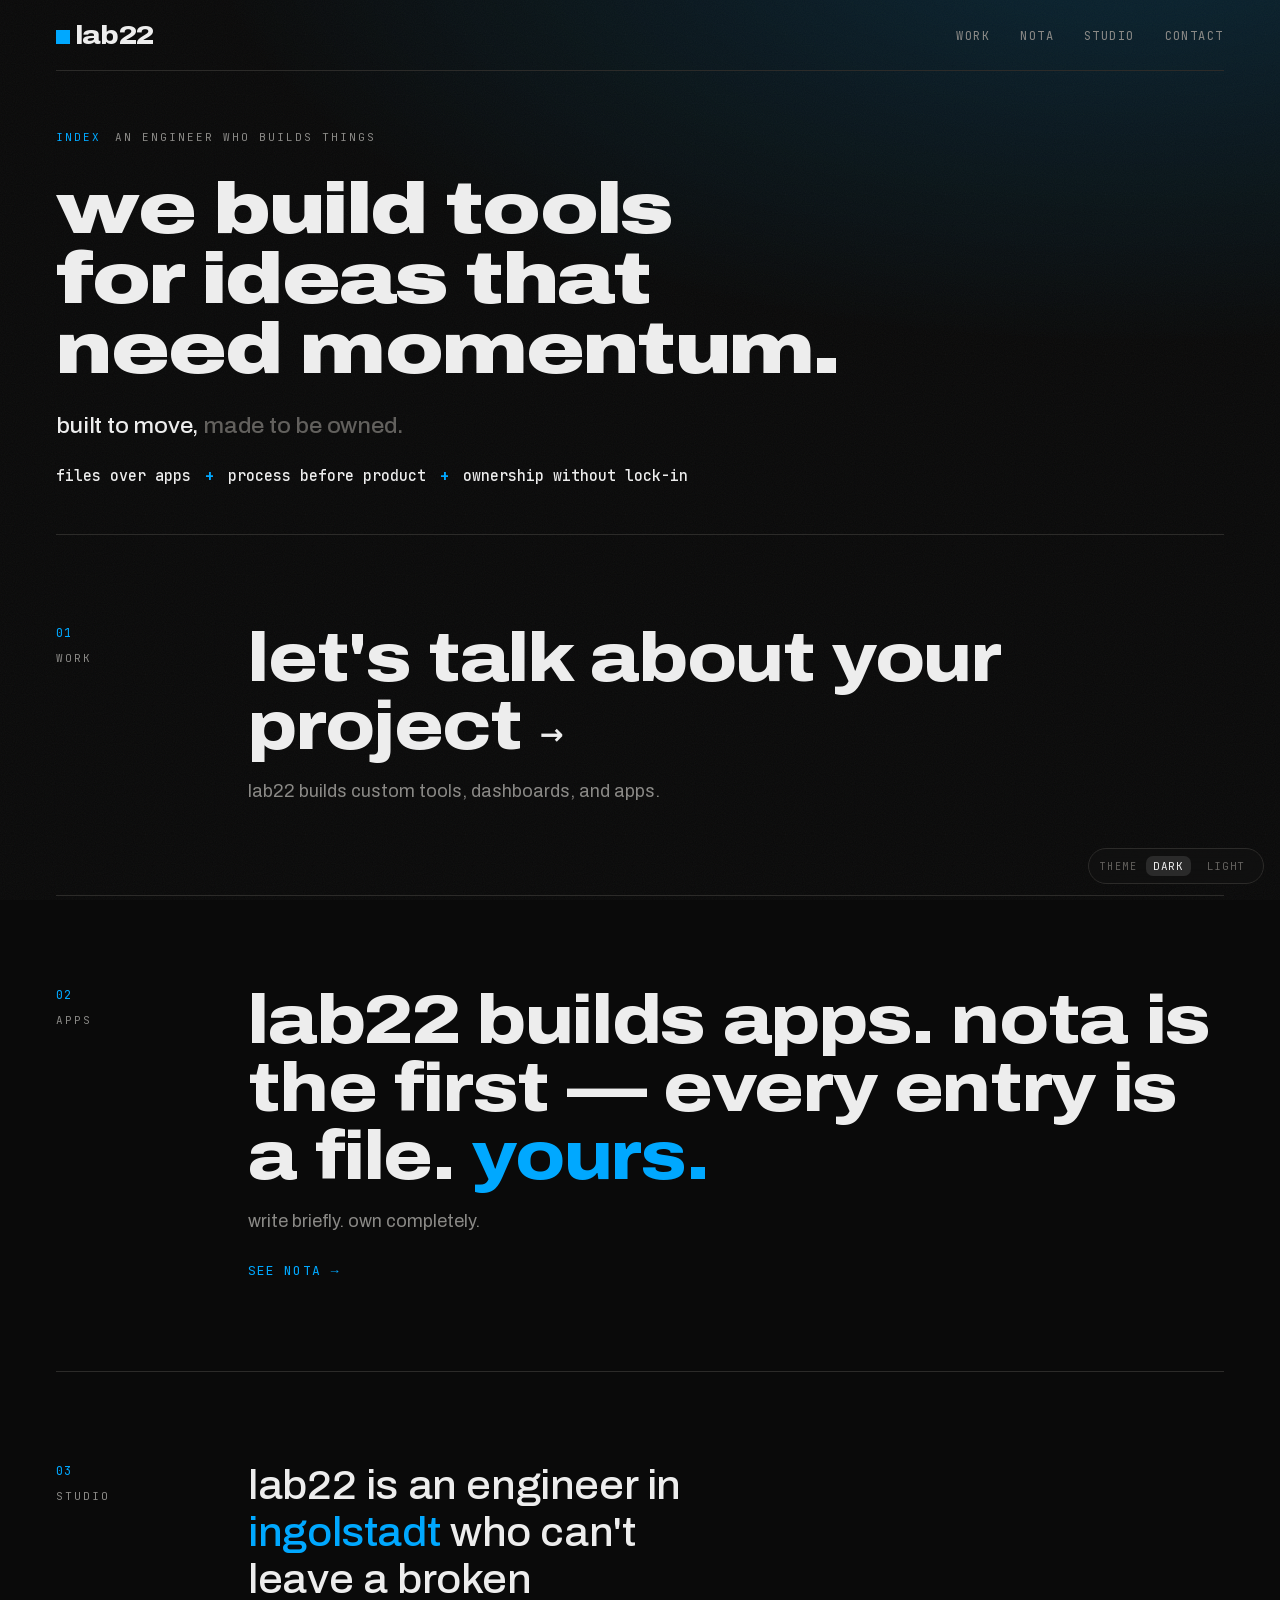
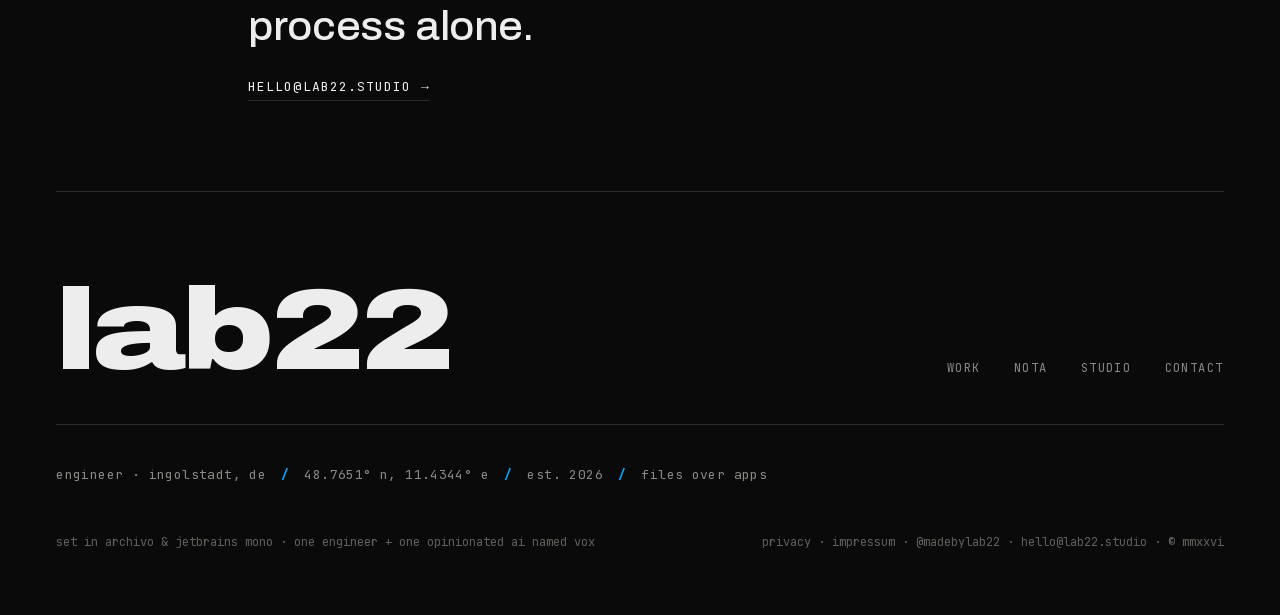
<file: index.html>
<!doctype html>
<html lang="en" data-theme="dark">
<head>
<meta charset="utf-8" />
<meta name="viewport" content="width=device-width, initial-scale=1" />
<title>lab22 — digital tools, made to be owned</title>
<meta name="description" content="lab22 — an engineer in ingolstadt who builds digital tools, made to be owned." />
<meta property="og:type" content="website" />
<meta property="og:site_name" content="lab22" />
<meta property="og:title" content="lab22 — digital tools, made to be owned" />
<meta property="og:description" content="lab22 — an engineer in ingolstadt who builds digital tools, made to be owned." />
<meta property="og:url" content="https://lab22.studio/" />
<meta property="og:image" content="https://lab22.studio/og-lab22.jpg" />
<meta name="twitter:card" content="summary_large_image" />
<meta name="twitter:title" content="lab22 — digital tools, made to be owned" />
<meta name="twitter:description" content="lab22 — an engineer in ingolstadt who builds digital tools, made to be owned." />
<meta name="twitter:image" content="https://lab22.studio/og-lab22.jpg" />
<link rel="stylesheet" href="styles.css" />
<link rel="icon" href="/favicon.svg" type="image/svg+xml" />
<link rel="icon" href="/favicon.ico" sizes="any" />
<link rel="apple-touch-icon" href="/apple-touch-icon.png" />
<script type="application/ld+json">
{"@context":"https://schema.org","@type":"Organization","name":"lab22","url":"https://lab22.studio/","logo":"https://lab22.studio/apple-touch-icon.png","description":"lab22 — an engineer in Ingolstadt who builds digital tools, made to be owned.","sameAs":["https://instagram.com/madebylab22"]}
</script>
</head>
<body>
  <div class="wrap">

    <nav class="nav reveal d1" aria-label="primary">
      <a class="brand" href="./" aria-label="lab22 home">
        <span class="mark-sq" aria-hidden="true"></span>
        <span class="wordmark">lab22</span>
      </a>
      <ul>
        <li><a href="work/">work</a></li>
        <li><a href="nota/">nota</a></li>
        <li><a href="studio/">studio</a></li>
        <li><a href="contact/">contact</a></li>
      </ul>
    </nav>

    <header class="hero">
      <div class="over reveal d2">
        <span class="label idx">index</span>
        <span class="label">an engineer who builds things</span>
      </div>
      <h1 class="display reveal d2">we build tools<br/>for ideas that<br/>need momentum<span class="soft">.</span></h1>
      <p class="lede-line reveal d3">built to move, <span class="soft">made to be owned.</span></p>
      <div class="principles reveal d3">
        <span><b>files over apps</b></span>
        <span><b>process before product</b></span>
        <span><b>ownership without lock-in</b></span>
      </div>
    </header>

    <section class="row" id="work">
      <div class="rail"><span class="num">01</span><span class="label">work</span></div>
      <div>
        <a class="row-link" href="contact/"><h2 class="h-lg">let's talk about your project <span class="arrow">→</span></h2></a>
        <p class="subline">lab22 builds custom tools, dashboards, and apps.</p>
      </div>
    </section>

    <section class="row" id="nota">
      <div class="rail"><span class="num">02</span><span class="label">apps</span></div>
      <div>
        <h2 class="h-lg">lab22 builds apps. nota is the first — every entry is a file. <span class="em">yours.</span></h2>
        <p class="subline">write briefly. own completely.</p>
        <a class="cta" href="nota/">see nota <span class="arrow">→</span></a>
      </div>
    </section>

    <section class="row" id="studio">
      <div class="rail"><span class="num">03</span><span class="label">studio</span></div>
      <div>
        <p class="copy">lab22 is an engineer in <span class="place">ingolstadt</span> who can't leave a broken process alone.</p>
        <a class="email" href="mailto:hello@lab22.studio">hello@lab22.studio <span class="arrow">→</span></a>
      </div>
    </section>

    <footer class="banner">
      <div class="banner-top">
        <a class="banner-mark" href="./" aria-label="lab22">lab22</a>
        <nav class="banner-nav" aria-label="footer">
          <a href="work/">work</a>
          <a href="nota/">nota</a>
          <a href="studio/">studio</a>
          <a href="contact/">contact</a>
        </nav>
      </div>
      <div class="banner-meta">
        <span>engineer · ingolstadt, de</span>
        <span class="sl">/</span>
        <span>48.7651° n, 11.4344° e</span>
        <span class="sl">/</span>
        <span>est. 2026</span>
        <span class="sl">/</span>
        <span>files over apps</span>
      </div>
      <div class="banner-foot">
        <span>set in archivo &amp; jetbrains mono · one engineer + one opinionated ai named vox</span>
        <span><a href="privacy/">privacy</a> · <a href="impressum/">impressum</a> · <a href="https://instagram.com/madebylab22" rel="me noopener" target="_blank">@madebylab22</a> · <a href="mailto:hello@lab22.studio">hello@lab22.studio</a> · ©︎ mmxxvi</span>
      </div>
    </footer>

  </div>

  <div class="audit" role="group" aria-label="theme">
    <span class="lab">theme</span>
    <button class="seg" data-theme="dark" aria-pressed="true">dark</button>
    <button class="seg" data-theme="light" aria-pressed="false">light</button>
  </div>

  <script src="script.js"></script>
</body>
</html>
</file>
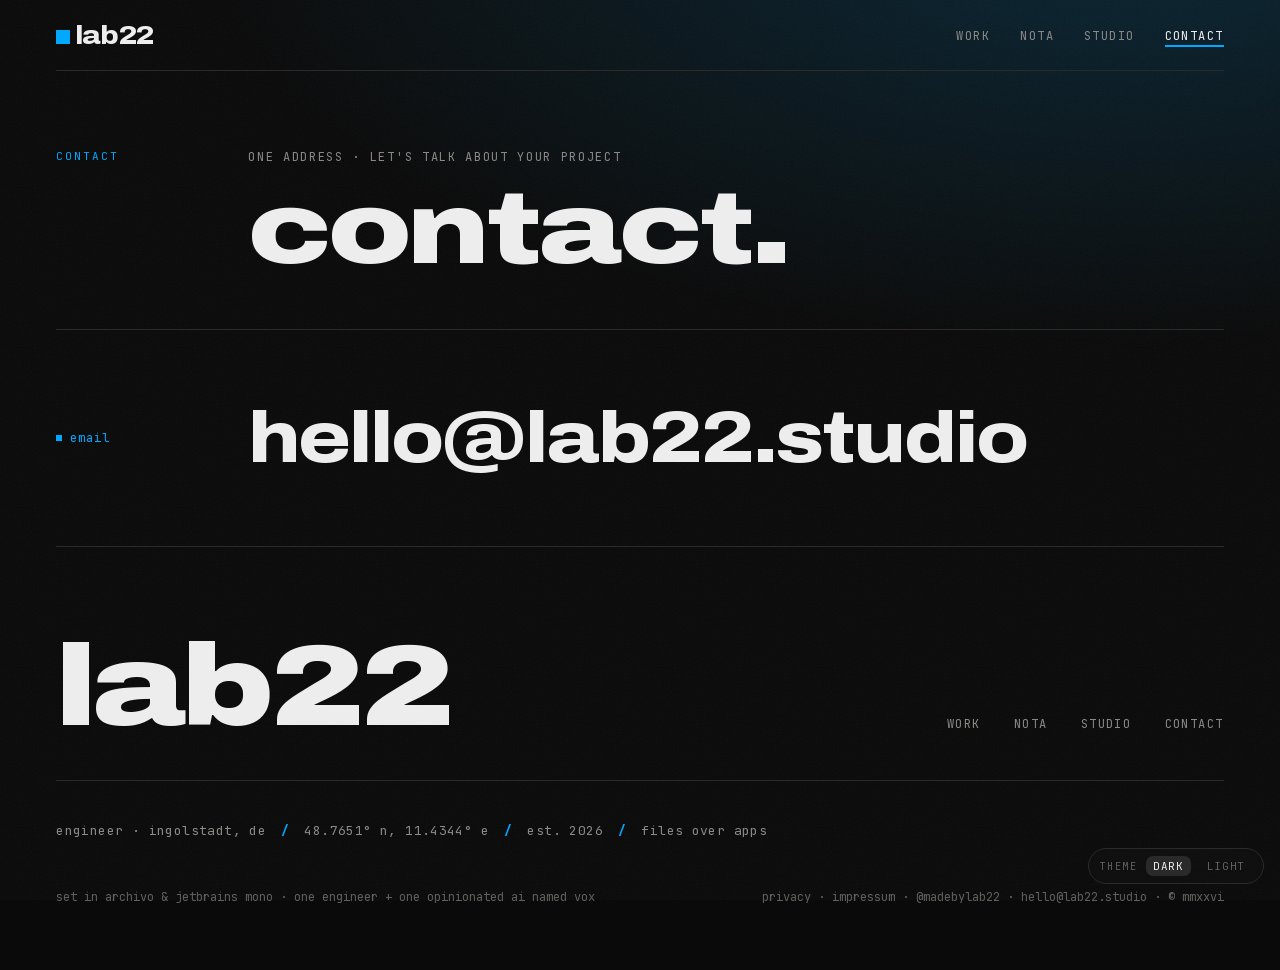
<file: contact/index.html>
<!doctype html>
<html lang="en" data-theme="dark">
<head>
<meta charset="utf-8" />
<meta name="viewport" content="width=device-width, initial-scale=1" />
<title>contact — lab22</title>
<meta name="description" content="contact lab22 — hello@lab22.studio" />
<meta property="og:type" content="website" />
<meta property="og:site_name" content="lab22" />
<meta property="og:title" content="contact — lab22" />
<meta property="og:description" content="contact lab22 — hello@lab22.studio" />
<meta property="og:url" content="https://lab22.studio/contact/" />
<meta property="og:image" content="https://lab22.studio/og-lab22.jpg" />
<meta name="twitter:card" content="summary_large_image" />
<meta name="twitter:title" content="contact — lab22" />
<meta name="twitter:description" content="contact lab22 — hello@lab22.studio" />
<meta name="twitter:image" content="https://lab22.studio/og-lab22.jpg" />
<link rel="stylesheet" href="../styles.css" />
<link rel="icon" href="/favicon.svg" type="image/svg+xml" />
<link rel="icon" href="/favicon.ico" sizes="any" />
<link rel="apple-touch-icon" href="/apple-touch-icon.png" />
</head>
<body>
  <div class="wrap">

    <nav class="nav reveal d1" aria-label="primary">
      <a class="brand" href="../" aria-label="lab22 home">
        <span class="mark-sq" aria-hidden="true"></span>
        <span class="wordmark">lab22</span>
      </a>
      <ul>
        <li><a href="../work/">work</a></li>
        <li><a href="../nota/">nota</a></li>
        <li><a href="../studio/">studio</a></li>
        <li><a class="is-active" href="./" aria-current="page">contact</a></li>
      </ul>
    </nav>

    <header class="page-head">
      <div class="marker">contact</div>
      <div>
        <p class="kicker">one address · let's talk about your project</p>
        <h1 class="title">contact.</h1>
      </div>
    </header>

    <section class="solo-body">
      <div class="marker"><span class="dot"></span>email</div>
      <a class="big-email" href="mailto:hello@lab22.studio">hello@lab22.studio</a>
    </section>

    <footer class="banner">
      <div class="banner-top">
        <a class="banner-mark" href="../" aria-label="lab22">lab22</a>
        <nav class="banner-nav" aria-label="footer">
          <a href="../work/">work</a>
          <a href="../nota/">nota</a>
          <a href="../studio/">studio</a>
          <a href="./">contact</a>
        </nav>
      </div>
      <div class="banner-meta">
        <span>engineer · ingolstadt, de</span>
        <span class="sl">/</span>
        <span>48.7651° n, 11.4344° e</span>
        <span class="sl">/</span>
        <span>est. 2026</span>
        <span class="sl">/</span>
        <span>files over apps</span>
      </div>
      <div class="banner-foot">
        <span>set in archivo &amp; jetbrains mono · one engineer + one opinionated ai named vox</span>
        <span><a href="../privacy/">privacy</a> · <a href="../impressum/">impressum</a> · <a href="https://instagram.com/madebylab22" rel="me noopener" target="_blank">@madebylab22</a> · <a href="mailto:hello@lab22.studio">hello@lab22.studio</a> · ©︎ mmxxvi</span>
      </div>
    </footer>

  </div>

  <div class="audit" role="group" aria-label="theme">
    <span class="lab">theme</span>
    <button class="seg" data-theme="dark" aria-pressed="true">dark</button>
    <button class="seg" data-theme="light" aria-pressed="false">light</button>
  </div>

  <script src="../script.js"></script>
</body>
</html>
</file>
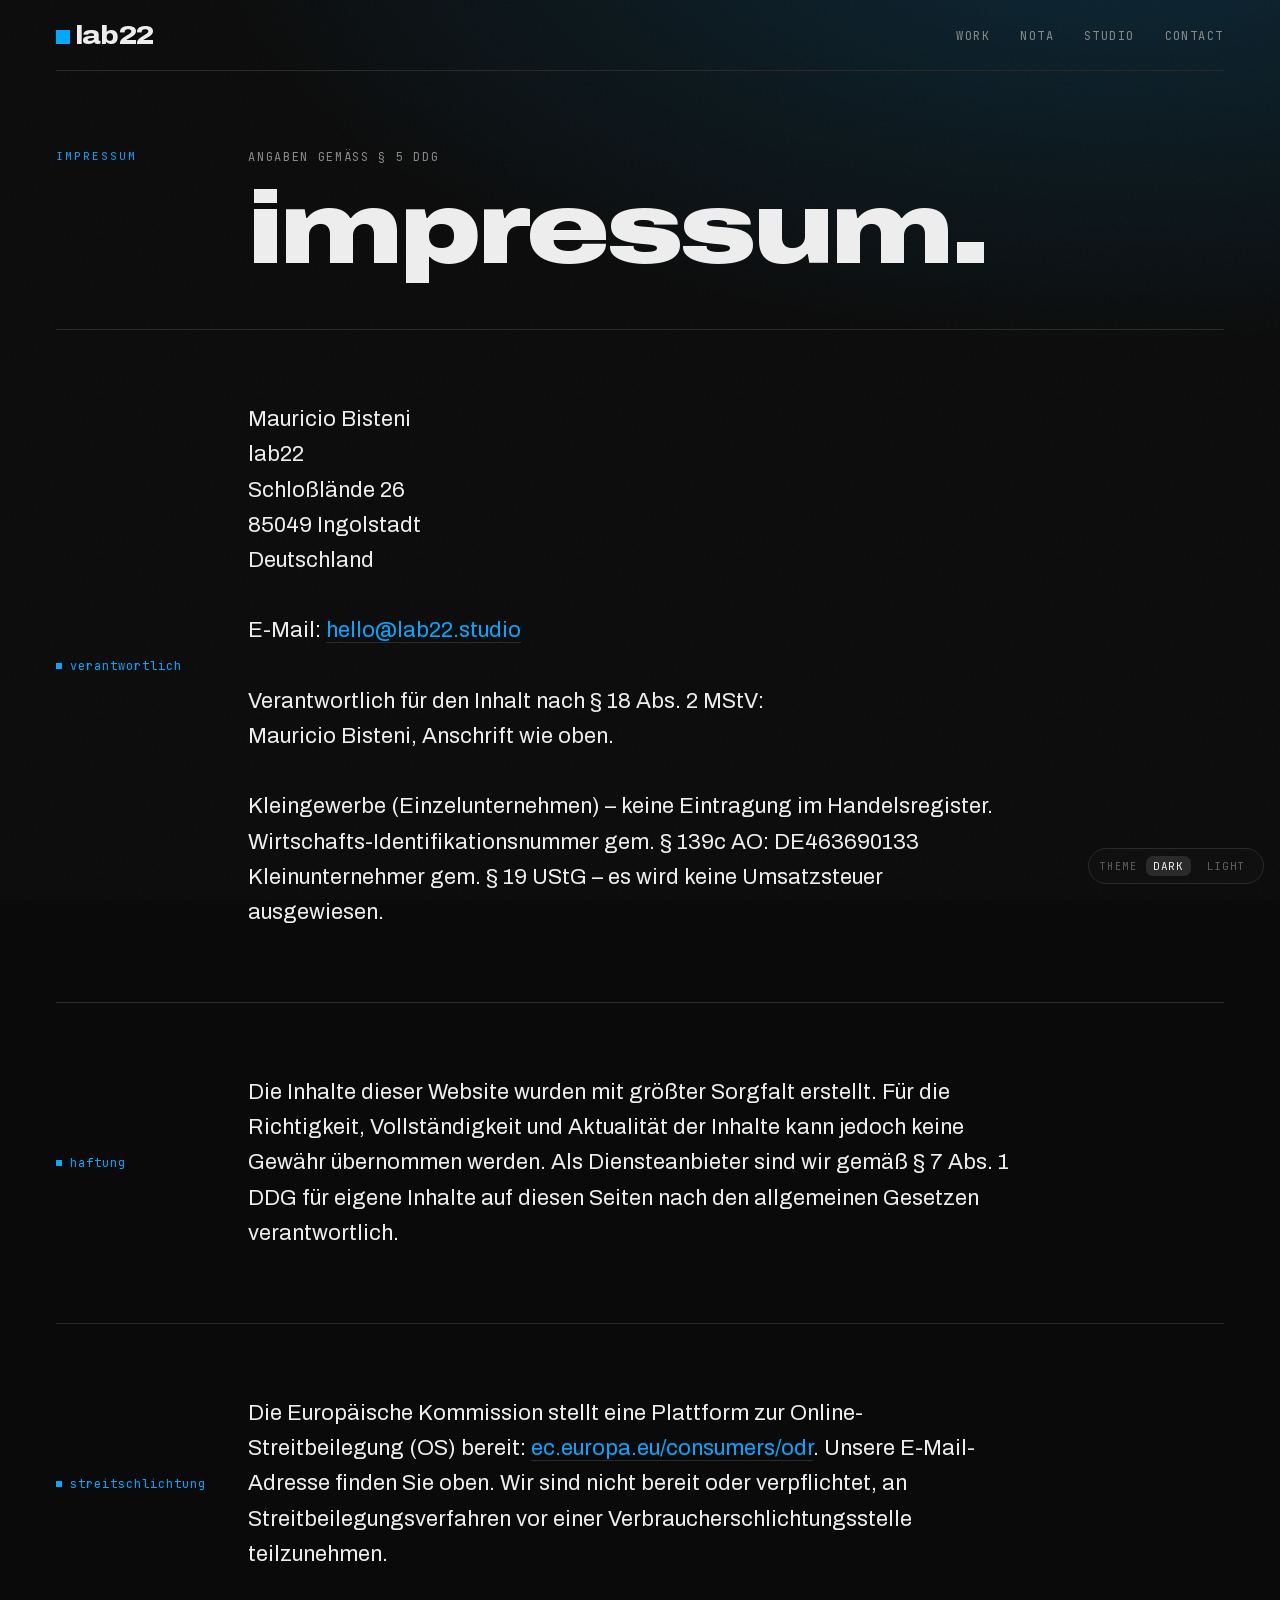
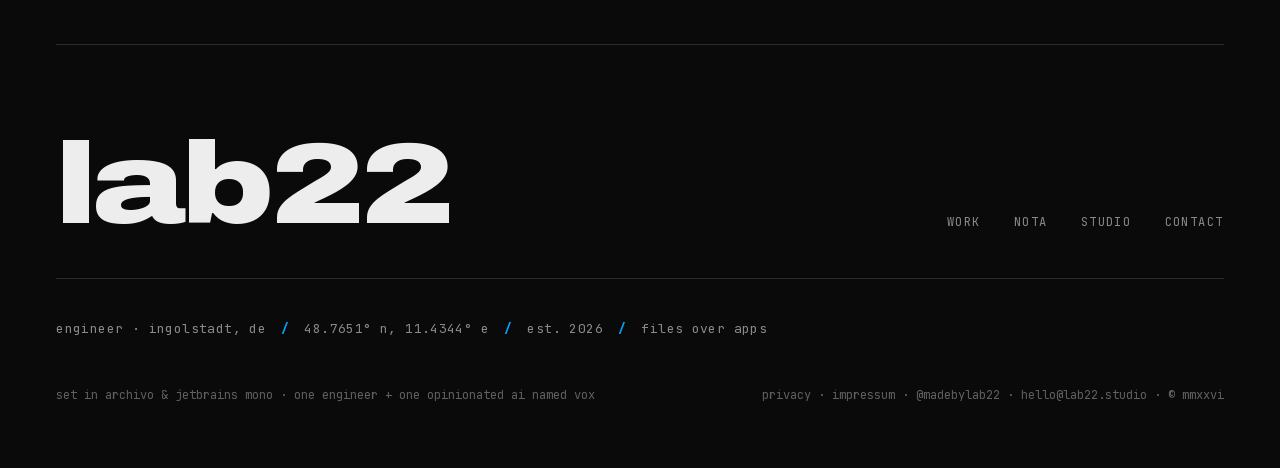
<file: impressum/index.html>
<!doctype html>
<html lang="de" data-theme="dark">
<head>
<meta charset="utf-8" />
<meta name="viewport" content="width=device-width, initial-scale=1" />
<title>impressum — lab22</title>
<meta name="description" content="Impressum / legal notice for lab22 and nota." />
<meta property="og:type" content="website" />
<meta property="og:site_name" content="lab22" />
<meta property="og:title" content="impressum — lab22" />
<meta property="og:description" content="Impressum / legal notice for lab22 and nota." />
<meta property="og:url" content="https://lab22.studio/impressum/" />
<meta property="og:image" content="https://lab22.studio/og-lab22.jpg" />
<meta name="twitter:card" content="summary_large_image" />
<meta name="twitter:title" content="impressum — lab22" />
<meta name="twitter:description" content="Impressum / legal notice for lab22 and nota." />
<meta name="twitter:image" content="https://lab22.studio/og-lab22.jpg" />
<meta name="robots" content="noindex" />
<link rel="stylesheet" href="../styles.css" />
<link rel="icon" href="/favicon.svg" type="image/svg+xml" />
<link rel="icon" href="/favicon.ico" sizes="any" />
<link rel="apple-touch-icon" href="/apple-touch-icon.png" />
</head>
<body>
  <div class="wrap">

    <nav class="nav reveal d1" aria-label="primary">
      <a class="brand" href="../" aria-label="lab22 home">
        <span class="mark-sq" aria-hidden="true"></span>
        <span class="wordmark">lab22</span>
      </a>
      <ul>
        <li><a href="../work/">work</a></li>
        <li><a href="../nota/">nota</a></li>
        <li><a href="../studio/">studio</a></li>
        <li><a href="../contact/">contact</a></li>
      </ul>
    </nav>

    <header class="page-head">
      <div class="marker">impressum</div>
      <div>
        <p class="kicker">Angaben gem&auml;&szlig; &sect; 5 DDG</p>
        <h1 class="title">impressum.</h1>
      </div>
    </header>

    <section class="solo-body">
      <div class="marker"><span class="dot"></span>verantwortlich</div>
      <p>
        Mauricio Bisteni<br />
        lab22<br />
        Schlo&szlig;l&auml;nde 26<br />
        85049 Ingolstadt<br />
        Deutschland<br />
        <br />
        E-Mail: <a href="mailto:hello@lab22.studio">hello@lab22.studio</a><br />
        <br />
        Verantwortlich f&uuml;r den Inhalt nach &sect;&nbsp;18 Abs.&nbsp;2 MStV:<br />
        Mauricio Bisteni, Anschrift wie oben.<br />
        <br />
        Kleingewerbe (Einzelunternehmen) &ndash; keine Eintragung im Handelsregister.<br />
        Wirtschafts-Identifikationsnummer gem. &sect;&nbsp;139c AO: DE463690133<br />
        Kleinunternehmer gem. &sect;&nbsp;19 UStG &ndash; es wird keine Umsatzsteuer ausgewiesen.
      </p>
    </section>

    <section class="solo-body">
      <div class="marker"><span class="dot"></span>haftung</div>
      <p>
        Die Inhalte dieser Website wurden mit gr&ouml;&szlig;ter Sorgfalt erstellt. F&uuml;r die Richtigkeit, Vollst&auml;ndigkeit und Aktualit&auml;t der Inhalte kann jedoch keine Gew&auml;hr &uuml;bernommen werden. Als Diensteanbieter sind wir gem&auml;&szlig; &sect;&nbsp;7 Abs.&nbsp;1 DDG f&uuml;r eigene Inhalte auf diesen Seiten nach den allgemeinen Gesetzen verantwortlich.
      </p>
    </section>

    <section class="solo-body">
      <div class="marker"><span class="dot"></span>streitschlichtung</div>
      <p>
        Die Europ&auml;ische Kommission stellt eine Plattform zur Online-Streitbeilegung (OS) bereit: <a href="https://ec.europa.eu/consumers/odr/" target="_blank" rel="noopener">ec.europa.eu/consumers/odr</a>. Unsere E-Mail-Adresse finden Sie oben. Wir sind nicht bereit oder verpflichtet, an Streitbeilegungsverfahren vor einer Verbraucherschlichtungsstelle teilzunehmen.
      </p>
    </section>

    <footer class="banner">
      <div class="banner-top">
        <a class="banner-mark" href="../" aria-label="lab22">lab22</a>
        <nav class="banner-nav" aria-label="footer">
          <a href="../work/">work</a>
          <a href="../nota/">nota</a>
          <a href="../studio/">studio</a>
          <a href="../contact/">contact</a>
        </nav>
      </div>
      <div class="banner-meta">
        <span>engineer · ingolstadt, de</span>
        <span class="sl">/</span>
        <span>48.7651° n, 11.4344° e</span>
        <span class="sl">/</span>
        <span>est. 2026</span>
        <span class="sl">/</span>
        <span>files over apps</span>
      </div>
      <div class="banner-foot">
        <span>set in archivo &amp; jetbrains mono · one engineer + one opinionated ai named vox</span>
        <span><a href="../privacy/">privacy</a> · <a href="./">impressum</a> · <a href="https://instagram.com/madebylab22" rel="me noopener" target="_blank">@madebylab22</a> · <a href="mailto:hello@lab22.studio">hello@lab22.studio</a> · ©︎ mmxxvi</span>
      </div>
    </footer>

  </div>

  <div class="audit" role="group" aria-label="theme">
    <span class="lab">theme</span>
    <button class="seg" data-theme="dark" aria-pressed="true">dark</button>
    <button class="seg" data-theme="light" aria-pressed="false">light</button>
  </div>

  <script src="../script.js"></script>
</body>
</html>
</file>
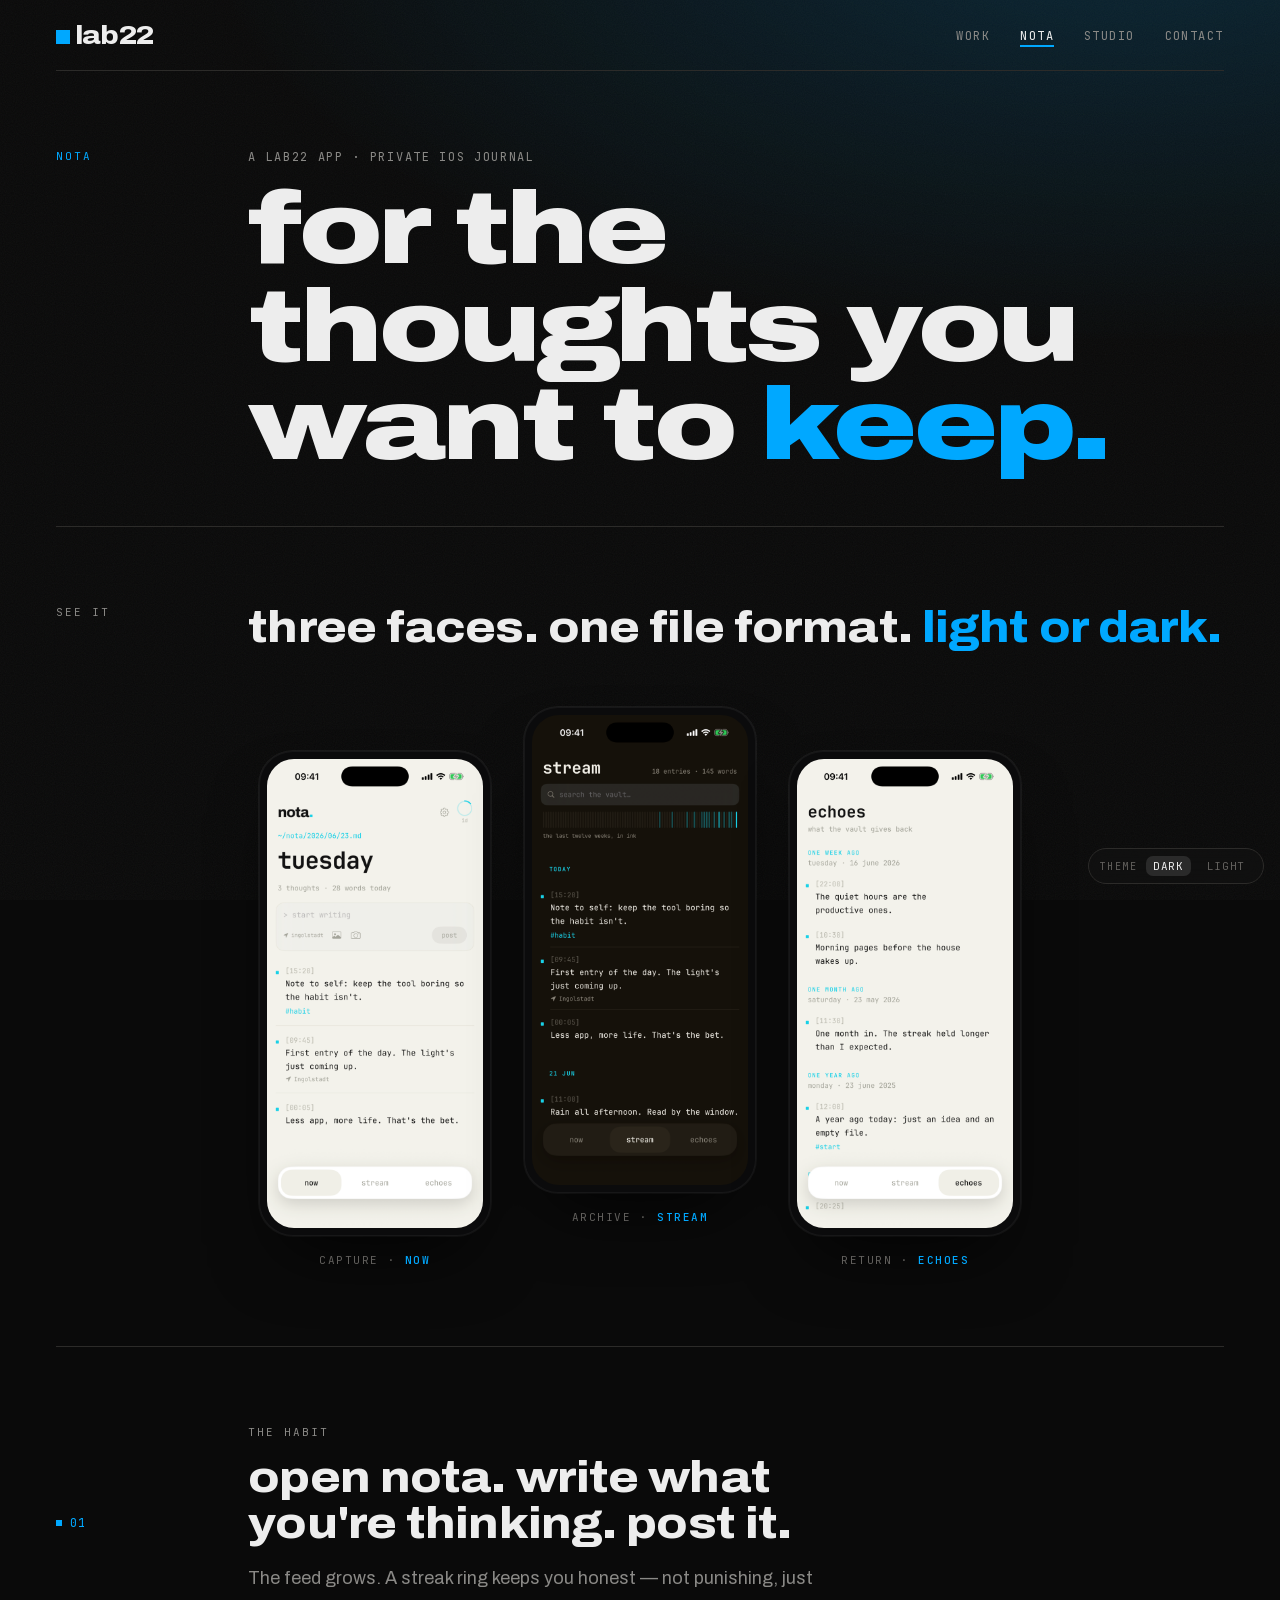
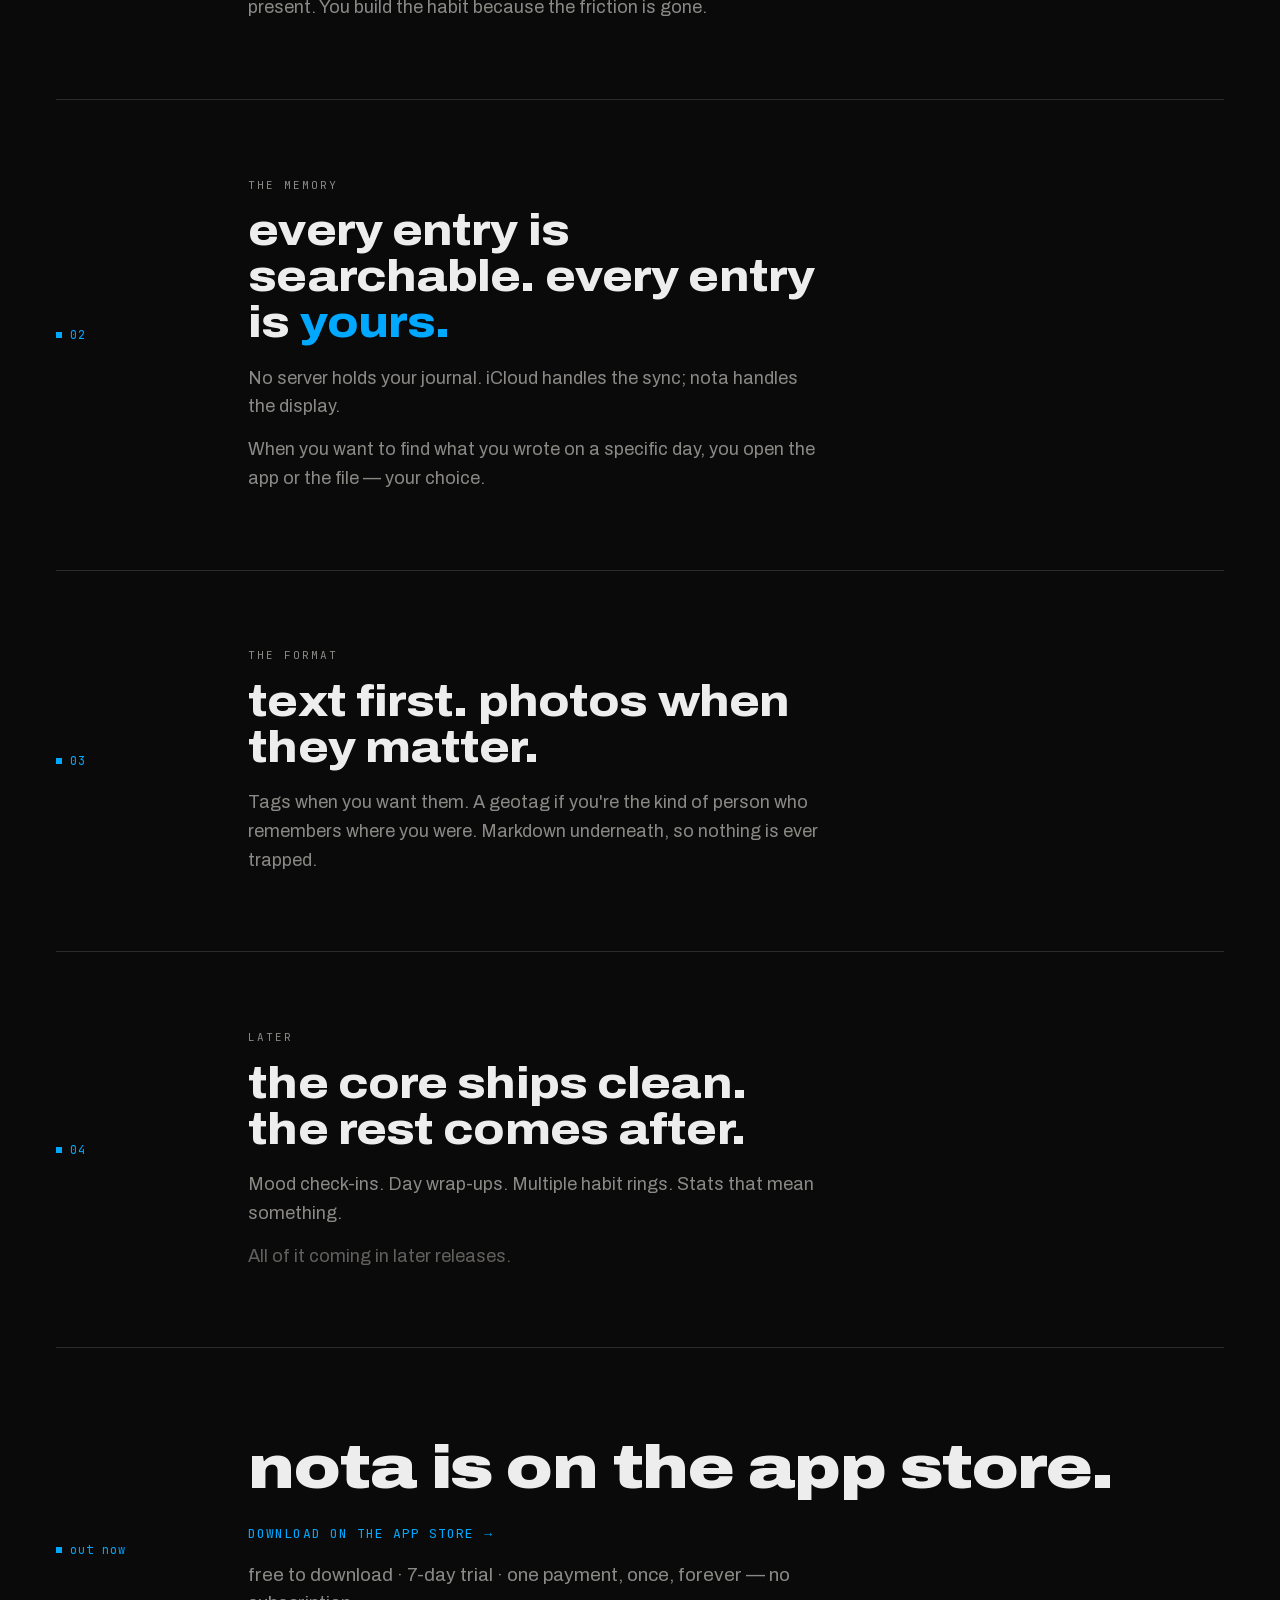
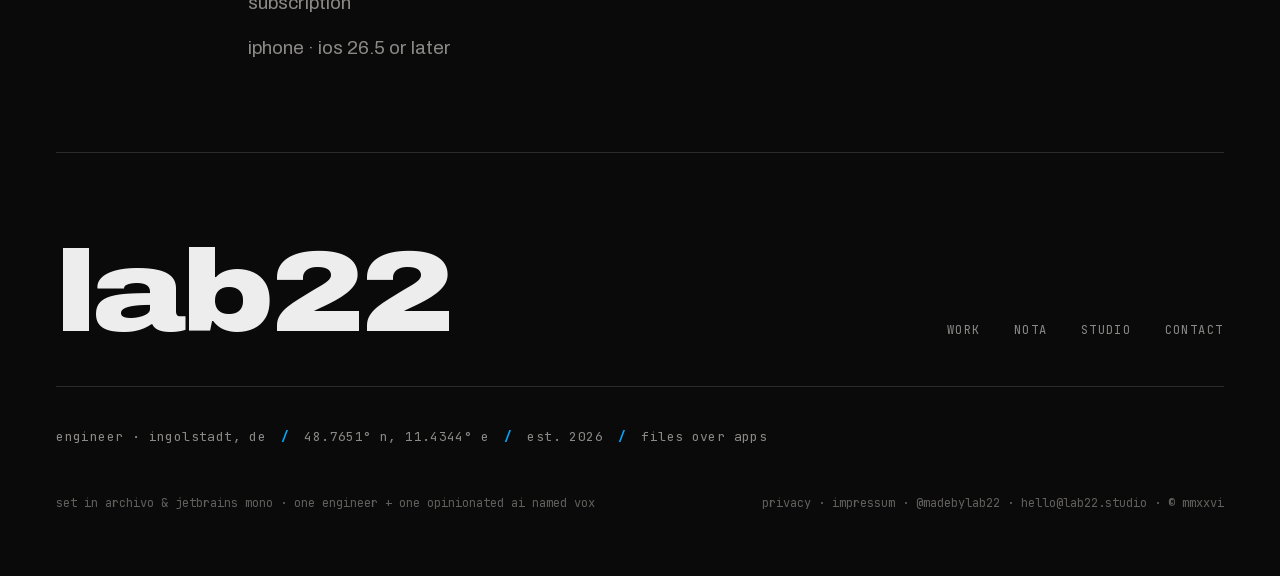
<file: nota/index.html>
<!doctype html>
<html lang="en" data-theme="dark">
<head>
<meta charset="utf-8" />
<meta name="viewport" content="width=device-width, initial-scale=1" />
<title>nota — lab22</title>
<meta name="description" content="nota is a private iOS journaling app by lab22. every entry is a file. yours." />
<meta property="og:type" content="website" />
<meta property="og:site_name" content="lab22" />
<meta property="og:title" content="nota — lab22" />
<meta property="og:description" content="nota is a private iOS journaling app by lab22. every entry is a file. yours." />
<meta property="og:url" content="https://lab22.studio/nota/" />
<meta property="og:image" content="https://lab22.studio/og-lab22.jpg" />
<meta name="twitter:card" content="summary_large_image" />
<meta name="twitter:title" content="nota — lab22" />
<meta name="twitter:description" content="nota is a private iOS journaling app by lab22. every entry is a file. yours." />
<meta name="twitter:image" content="https://lab22.studio/og-lab22.jpg" />
<link rel="stylesheet" href="../styles.css" />
<link rel="icon" href="/favicon.svg" type="image/svg+xml" />
<link rel="icon" href="/favicon.ico" sizes="any" />
<link rel="apple-touch-icon" href="/apple-touch-icon.png" />
</head>
<body>
  <div class="wrap">

    <nav class="nav reveal d1" aria-label="primary">
      <a class="brand" href="../" aria-label="lab22 home">
        <span class="mark-sq" aria-hidden="true"></span>
        <span class="wordmark">lab22</span>
      </a>
      <ul>
        <li><a href="../work/">work</a></li>
        <li><a class="is-active" href="./" aria-current="page">nota</a></li>
        <li><a href="../studio/">studio</a></li>
        <li><a href="../contact/">contact</a></li>
      </ul>
    </nav>

    <header class="page-head">
      <div class="marker">nota</div>
      <div>
        <p class="kicker">a lab22 app · private ios journal</p>
        <h1 class="title">for the thoughts you want to <span class="em">keep.</span></h1>
      </div>
    </header>

    <section class="shots" aria-label="screenshots">
      <div class="shots-head">
        <span class="label">see it</span>
        <h2 class="shots-h">three faces. one file format. <span class="em">light or dark.</span></h2>
      </div>
      <div class="strip">
        <figure class="phone">
          <div class="device"><img src="shots/now-light.png" width="640" height="1391" loading="lazy" alt="nota — the now face, writing a new entry" /></div>
          <figcaption>capture · <b>now</b></figcaption>
        </figure>
        <figure class="phone raise">
          <div class="device"><img src="shots/stream-dark.png" width="640" height="1391" loading="lazy" alt="nota — the stream face, the searchable archive with an ink-density map" /></div>
          <figcaption>archive · <b>stream</b></figcaption>
        </figure>
        <figure class="phone">
          <div class="device"><img src="shots/echoes-light.png" width="640" height="1391" loading="lazy" alt="nota — the echoes face, entries from a week, a month and a year ago" /></div>
          <figcaption>return · <b>echoes</b></figcaption>
        </figure>
      </div>
    </section>

    <section class="section">
      <div class="marker"><span class="dot"></span>01</div>
      <div class="body">
        <span class="label">the habit</span>
        <h2 class="h">open nota. write what you're thinking. post it.</h2>
        <p>The feed grows. A streak ring keeps you honest — not punishing, just present. You build the habit because the friction is gone.</p>
      </div>
    </section>

    <section class="section">
      <div class="marker"><span class="dot"></span>02</div>
      <div class="body">
        <span class="label">the memory</span>
        <h2 class="h">every entry is searchable. every entry is <span class="em">yours.</span></h2>
        <p>No server holds your journal. iCloud handles the sync; nota handles the display.</p>
        <p>When you want to find what you wrote on a specific day, you open the app or the file — your choice.</p>
      </div>
    </section>

    <section class="section">
      <div class="marker"><span class="dot"></span>03</div>
      <div class="body">
        <span class="label">the format</span>
        <h2 class="h">text first. photos when they matter.</h2>
        <p>Tags when you want them. A geotag if you're the kind of person who remembers where you were. Markdown underneath, so nothing is ever trapped.</p>
      </div>
    </section>

    <section class="section">
      <div class="marker"><span class="dot"></span>04</div>
      <div class="body">
        <span class="label">later</span>
        <h2 class="h">the core ships clean. the rest comes after.</h2>
        <p>Mood check-ins. Day wrap-ups. Multiple habit rings. Stats that mean something.</p>
        <p class="quiet">All of it coming in later releases.</p>
      </div>
    </section>

    <section class="end-cta">
      <div class="marker"><span class="dot"></span>out now</div>
      <div>
        <h2 class="h">nota is on the app store.</h2>
        <a class="cta" href="https://apps.apple.com/app/id6786773051">download on the app store <span class="arrow">→</span></a>
        <p class="quiet">free to download · 7-day trial · one payment, once, forever — no subscription</p>
        <p class="quiet">iphone · ios 26.5 or later</p>
      </div>
    </section>

    <footer class="banner">
      <div class="banner-top">
        <a class="banner-mark" href="../" aria-label="lab22">lab22</a>
        <nav class="banner-nav" aria-label="footer">
          <a href="../work/">work</a>
          <a href="./">nota</a>
          <a href="../studio/">studio</a>
          <a href="../contact/">contact</a>
        </nav>
      </div>
      <div class="banner-meta">
        <span>engineer · ingolstadt, de</span>
        <span class="sl">/</span>
        <span>48.7651° n, 11.4344° e</span>
        <span class="sl">/</span>
        <span>est. 2026</span>
        <span class="sl">/</span>
        <span>files over apps</span>
      </div>
      <div class="banner-foot">
        <span>set in archivo &amp; jetbrains mono · one engineer + one opinionated ai named vox</span>
        <span><a href="../privacy/">privacy</a> · <a href="../impressum/">impressum</a> · <a href="https://instagram.com/madebylab22" rel="me noopener" target="_blank">@madebylab22</a> · <a href="mailto:hello@lab22.studio">hello@lab22.studio</a> · ©︎ mmxxvi</span>
      </div>
    </footer>

  </div>

  <div class="audit" role="group" aria-label="theme">
    <span class="lab">theme</span>
    <button class="seg" data-theme="dark" aria-pressed="true">dark</button>
    <button class="seg" data-theme="light" aria-pressed="false">light</button>
  </div>

  <script src="../script.js"></script>
</body>
</html>
</file>
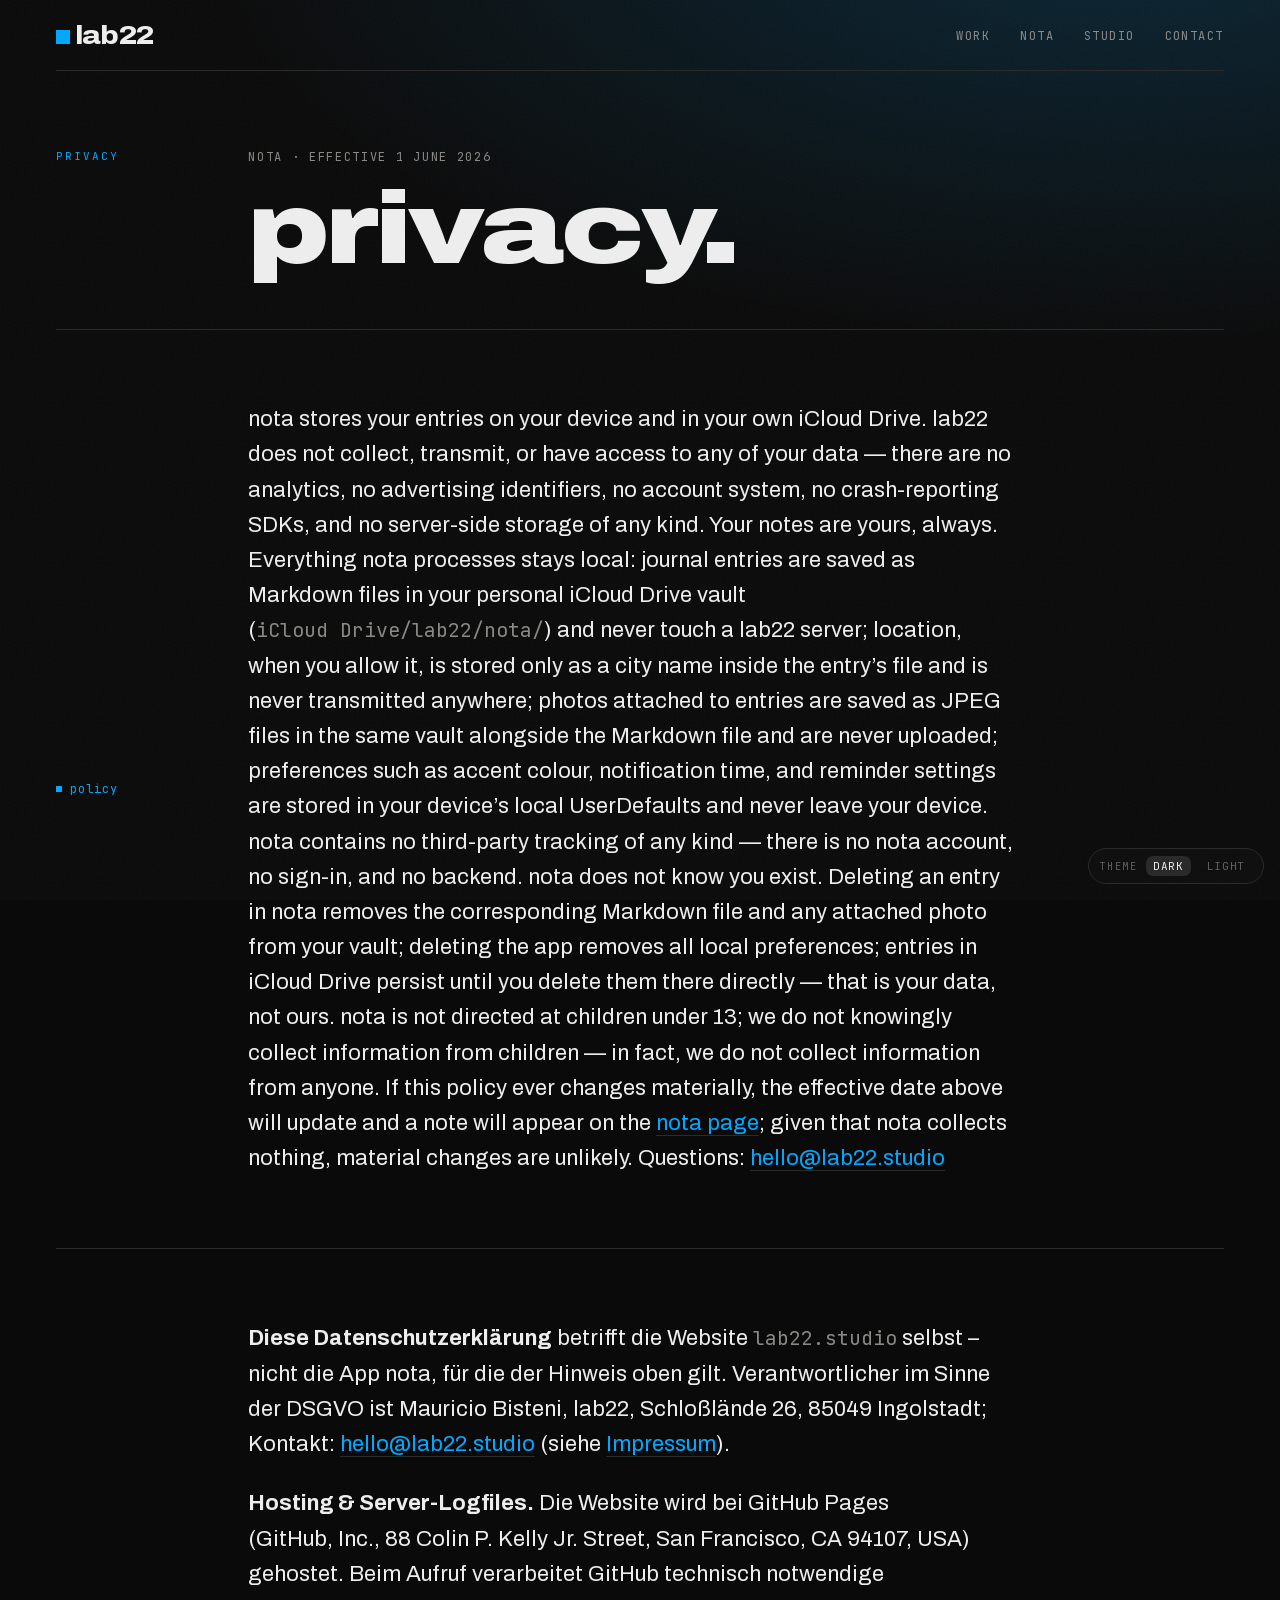
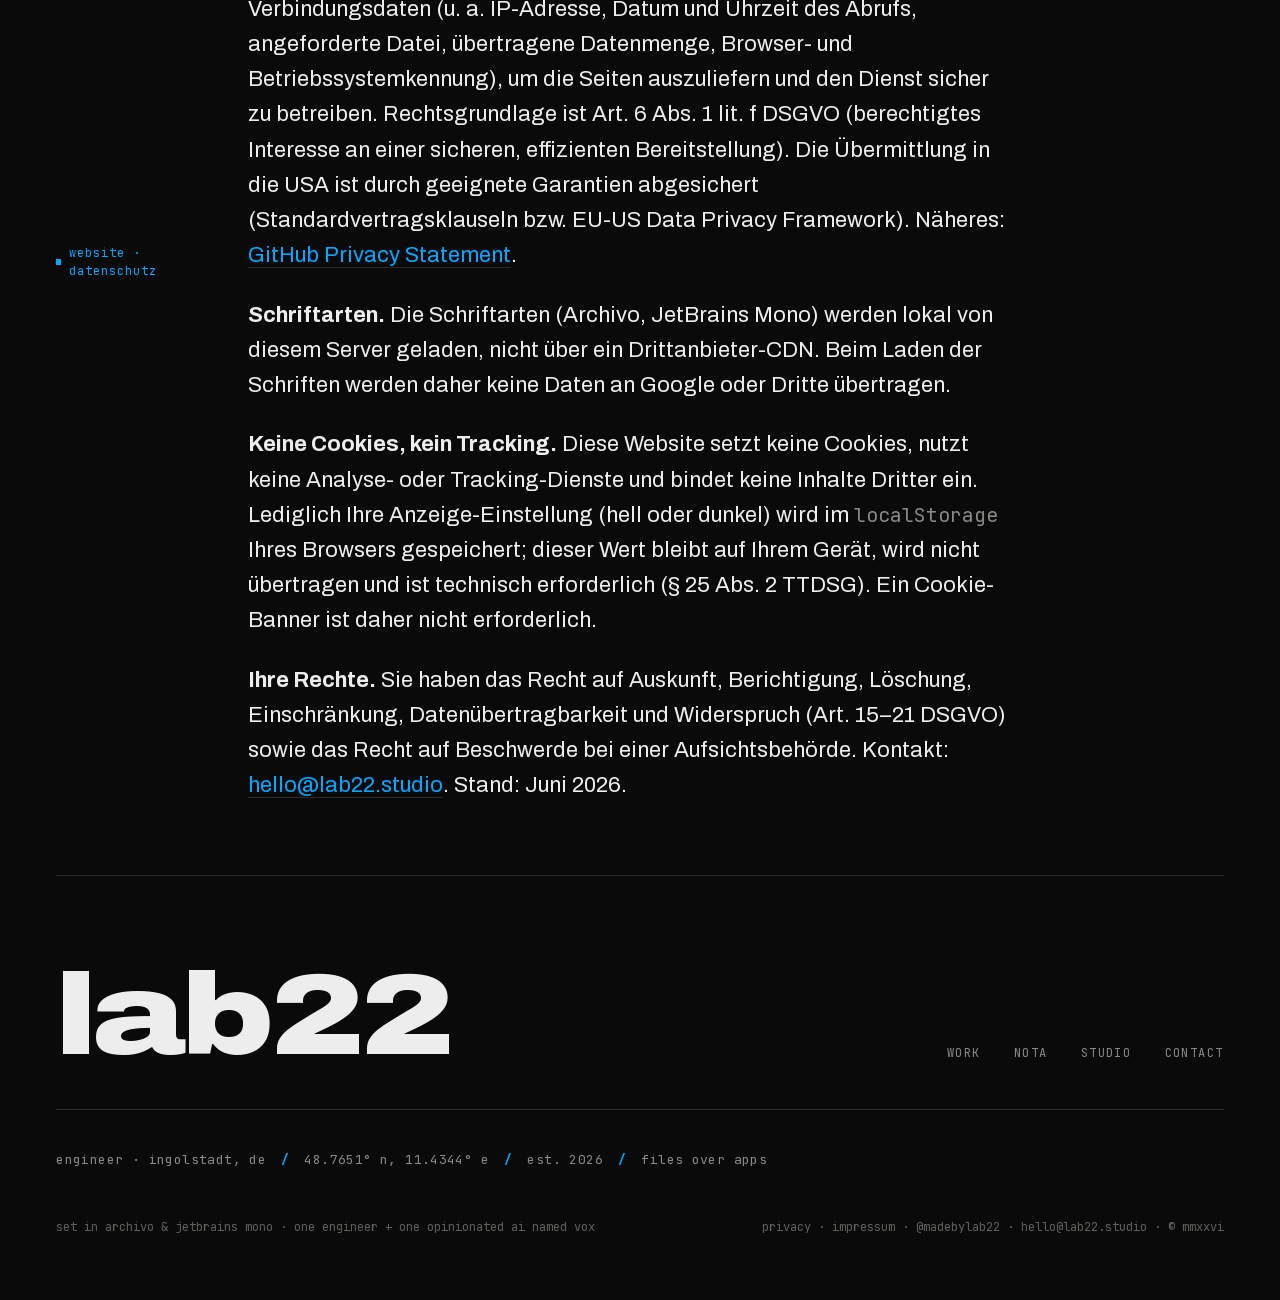
<file: privacy/index.html>
<!doctype html>
<html lang="en" data-theme="dark">
<head>
<meta charset="utf-8" />
<meta name="viewport" content="width=device-width, initial-scale=1" />
<title>privacy — lab22</title>
<meta name="description" content="Privacy policy for nota by lab22. Your notes stay yours." />
<meta property="og:type" content="website" />
<meta property="og:site_name" content="lab22" />
<meta property="og:title" content="privacy — lab22" />
<meta property="og:description" content="Privacy policy for nota by lab22. Your notes stay yours." />
<meta property="og:url" content="https://lab22.studio/privacy/" />
<meta property="og:image" content="https://lab22.studio/og-lab22.jpg" />
<meta name="twitter:card" content="summary_large_image" />
<meta name="twitter:title" content="privacy — lab22" />
<meta name="twitter:description" content="Privacy policy for nota by lab22. Your notes stay yours." />
<meta name="twitter:image" content="https://lab22.studio/og-lab22.jpg" />
<link rel="stylesheet" href="../styles.css" />
<link rel="icon" href="/favicon.svg" type="image/svg+xml" />
<link rel="icon" href="/favicon.ico" sizes="any" />
<link rel="apple-touch-icon" href="/apple-touch-icon.png" />
</head>
<body>
  <div class="wrap">

    <nav class="nav reveal d1" aria-label="primary">
      <a class="brand" href="../" aria-label="lab22 home">
        <span class="mark-sq" aria-hidden="true"></span>
        <span class="wordmark">lab22</span>
      </a>
      <ul>
        <li><a href="../work/">work</a></li>
        <li><a href="../nota/">nota</a></li>
        <li><a href="../studio/">studio</a></li>
        <li><a href="../contact/">contact</a></li>
      </ul>
    </nav>

    <header class="page-head">
      <div class="marker">privacy</div>
      <div>
        <p class="kicker">nota · effective 1 june 2026</p>
        <h1 class="title">privacy.</h1>
      </div>
    </header>

    <section class="solo-body">
      <div class="marker"><span class="dot"></span>policy</div>
      <p>
        nota stores your entries on your device and in your own iCloud Drive. lab22 does not collect, transmit, or have access to any of your data &mdash; there are no analytics, no advertising identifiers, no account system, no crash-reporting SDKs, and no server-side storage of any kind. Your notes are yours, always. Everything nota processes stays local: journal entries are saved as Markdown files in your personal iCloud Drive vault (<code>iCloud&nbsp;Drive/lab22/nota/</code>) and never touch a lab22 server; location, when you allow it, is stored only as a city name inside the entry&rsquo;s file and is never transmitted anywhere; photos attached to entries are saved as JPEG files in the same vault alongside the Markdown file and are never uploaded; preferences such as accent colour, notification time, and reminder settings are stored in your device&rsquo;s local UserDefaults and never leave your device. nota contains no third-party tracking of any kind &mdash; there is no nota account, no sign-in, and no backend. nota does not know you exist. Deleting an entry in nota removes the corresponding Markdown file and any attached photo from your vault; deleting the app removes all local preferences; entries in iCloud Drive persist until you delete them there directly &mdash; that is your data, not ours. nota is not directed at children under 13; we do not knowingly collect information from children &mdash; in fact, we do not collect information from anyone. If this policy ever changes materially, the effective date above will update and a note will appear on the <a href="../nota/">nota page</a>; given that nota collects nothing, material changes are unlikely. Questions: <a href="mailto:hello@lab22.studio">hello@lab22.studio</a>
      </p>
    </section>

    <section class="solo-body" lang="de">
      <div class="marker"><span class="dot"></span>website · datenschutz</div>
      <div>
      <p>
        <strong>Diese Datenschutzerkl&auml;rung</strong> betrifft die Website <code>lab22.studio</code> selbst &ndash; nicht die App nota, f&uuml;r die der Hinweis oben gilt. Verantwortlicher im Sinne der DSGVO ist Mauricio&nbsp;Bisteni, lab22, Schlo&szlig;l&auml;nde&nbsp;26, 85049&nbsp;Ingolstadt; Kontakt: <a href="mailto:hello@lab22.studio">hello@lab22.studio</a> (siehe <a href="../impressum/">Impressum</a>).
      </p>
      <p>
        <strong>Hosting &amp; Server-Logfiles.</strong> Die Website wird bei GitHub&nbsp;Pages (GitHub,&nbsp;Inc., 88&nbsp;Colin&nbsp;P.&nbsp;Kelly&nbsp;Jr.&nbsp;Street, San&nbsp;Francisco, CA&nbsp;94107, USA) gehostet. Beim Aufruf verarbeitet GitHub technisch notwendige Verbindungsdaten (u.&nbsp;a. IP-Adresse, Datum und Uhrzeit des Abrufs, angeforderte Datei, &uuml;bertragene Datenmenge, Browser- und Betriebssystemkennung), um die Seiten auszuliefern und den Dienst sicher zu betreiben. Rechtsgrundlage ist Art.&nbsp;6 Abs.&nbsp;1 lit.&nbsp;f DSGVO (berechtigtes Interesse an einer sicheren, effizienten Bereitstellung). Die &Uuml;bermittlung in die USA ist durch geeignete Garantien abgesichert (Standardvertragsklauseln bzw. EU-US Data Privacy Framework). N&auml;heres: <a href="https://docs.github.com/site-policy/privacy-policies/github-general-privacy-statement" target="_blank" rel="noopener">GitHub Privacy Statement</a>.
      </p>
      <p>
        <strong>Schriftarten.</strong> Die Schriftarten (Archivo, JetBrains&nbsp;Mono) werden lokal von diesem Server geladen, nicht &uuml;ber ein Drittanbieter-CDN. Beim Laden der Schriften werden daher keine Daten an Google oder Dritte &uuml;bertragen.
      </p>
      <p>
        <strong>Keine Cookies, kein Tracking.</strong> Diese Website setzt keine Cookies, nutzt keine Analyse- oder Tracking-Dienste und bindet keine Inhalte Dritter ein. Lediglich Ihre Anzeige-Einstellung (hell oder dunkel) wird im <code>localStorage</code> Ihres Browsers gespeichert; dieser Wert bleibt auf Ihrem Ger&auml;t, wird nicht &uuml;bertragen und ist technisch erforderlich (&sect;&nbsp;25 Abs.&nbsp;2 TTDSG). Ein Cookie-Banner ist daher nicht erforderlich.
      </p>
      <p>
        <strong>Ihre Rechte.</strong> Sie haben das Recht auf Auskunft, Berichtigung, L&ouml;schung, Einschr&auml;nkung, Daten&uuml;bertragbarkeit und Widerspruch (Art.&nbsp;15&ndash;21 DSGVO) sowie das Recht auf Beschwerde bei einer Aufsichtsbeh&ouml;rde. Kontakt: <a href="mailto:hello@lab22.studio">hello@lab22.studio</a>. Stand: Juni&nbsp;2026.
      </p>
      </div>
    </section>

    <footer class="banner">
      <div class="banner-top">
        <a class="banner-mark" href="../" aria-label="lab22">lab22</a>
        <nav class="banner-nav" aria-label="footer">
          <a href="../work/">work</a>
          <a href="../nota/">nota</a>
          <a href="../studio/">studio</a>
          <a href="../contact/">contact</a>
        </nav>
      </div>
      <div class="banner-meta">
        <span>engineer · ingolstadt, de</span>
        <span class="sl">/</span>
        <span>48.7651° n, 11.4344° e</span>
        <span class="sl">/</span>
        <span>est. 2026</span>
        <span class="sl">/</span>
        <span>files over apps</span>
      </div>
      <div class="banner-foot">
        <span>set in archivo &amp; jetbrains mono · one engineer + one opinionated ai named vox</span>
        <span><a href="./">privacy</a> · <a href="../impressum/">impressum</a> · <a href="https://instagram.com/madebylab22" rel="me noopener" target="_blank">@madebylab22</a> · <a href="mailto:hello@lab22.studio">hello@lab22.studio</a> · ©︎ mmxxvi</span>
      </div>
    </footer>

  </div>

  <div class="audit" role="group" aria-label="theme">
    <span class="lab">theme</span>
    <button class="seg" data-theme="dark" aria-pressed="true">dark</button>
    <button class="seg" data-theme="light" aria-pressed="false">light</button>
  </div>

  <script src="../script.js"></script>
</body>
</html>
</file>
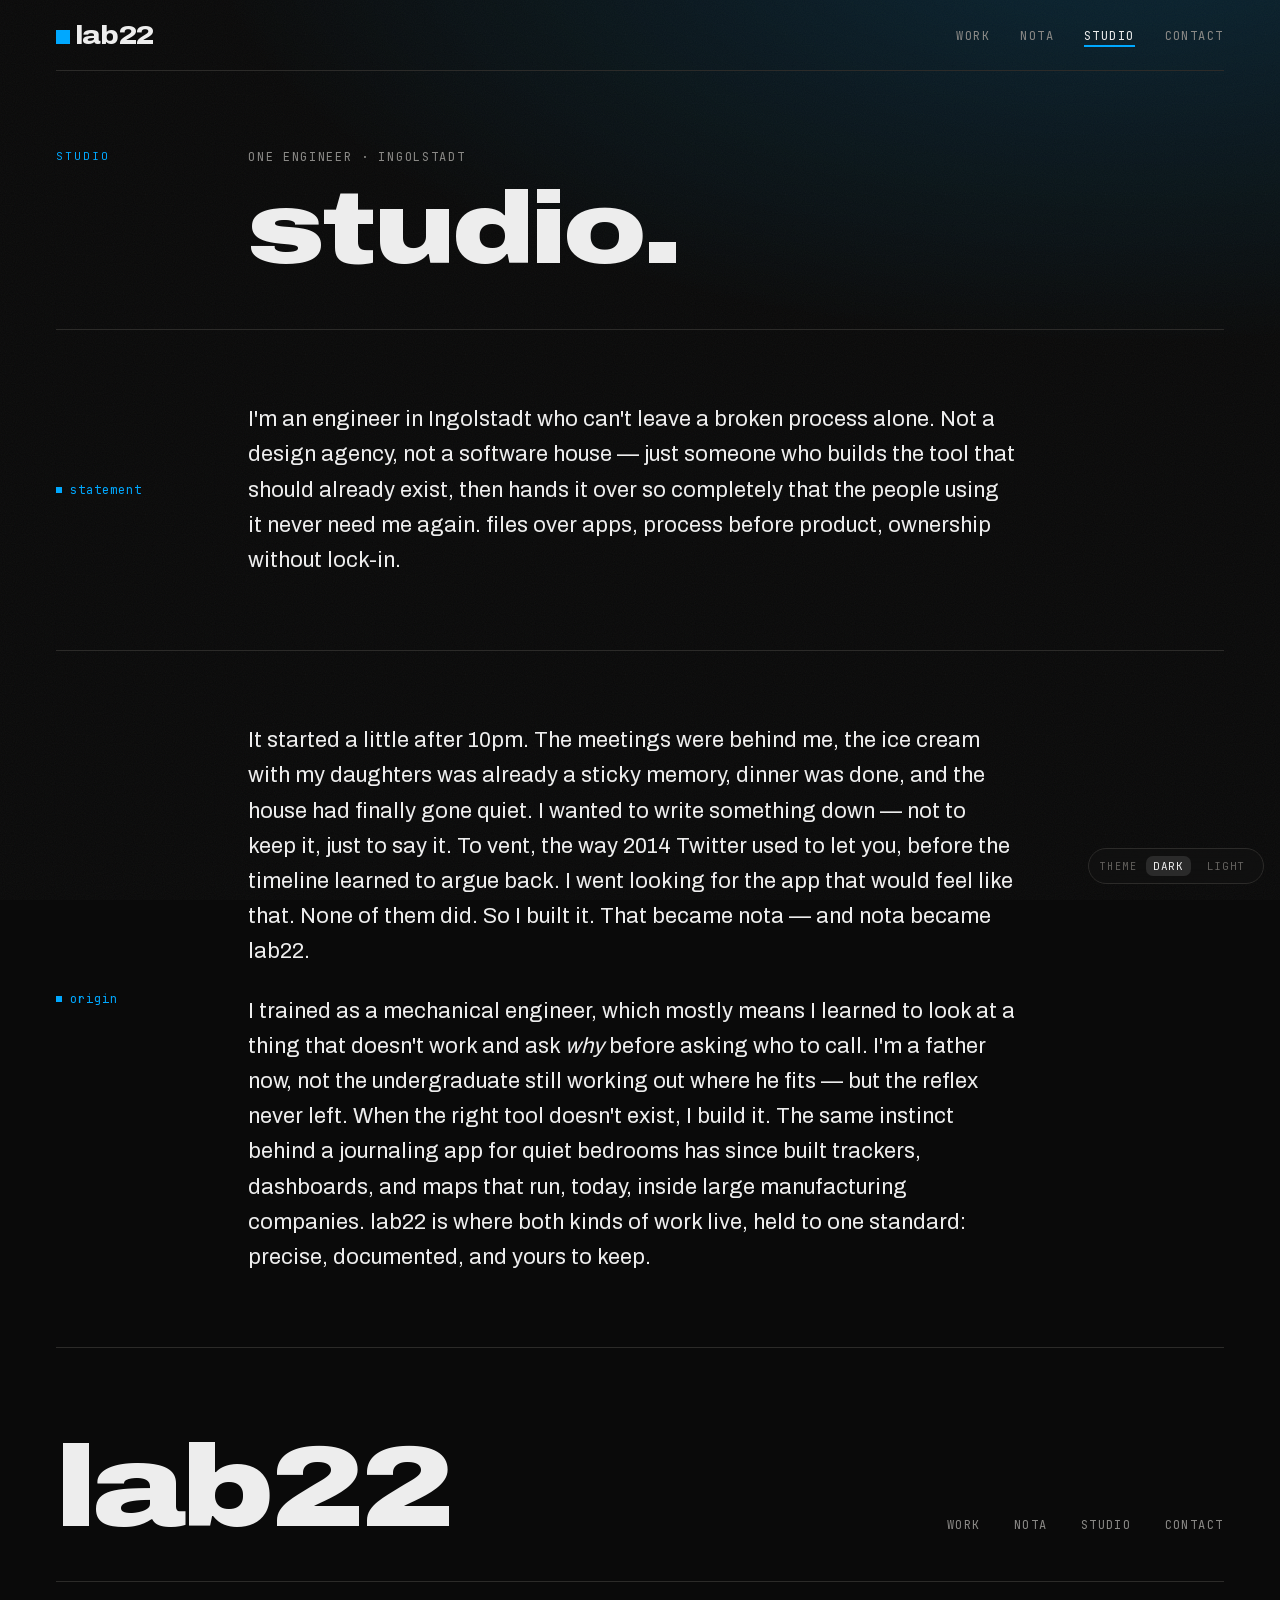
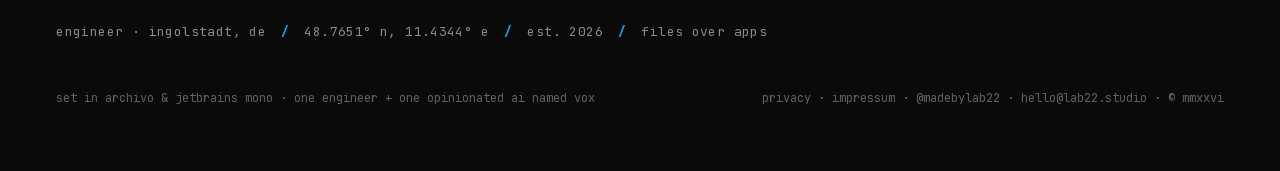
<file: studio/index.html>
<!doctype html>
<html lang="en" data-theme="dark">
<head>
<meta charset="utf-8" />
<meta name="viewport" content="width=device-width, initial-scale=1" />
<title>studio — lab22</title>
<meta name="description" content="lab22 is an engineer in ingolstadt who builds digital tools. how it started, and what it builds." />
<meta property="og:type" content="website" />
<meta property="og:site_name" content="lab22" />
<meta property="og:title" content="studio — lab22" />
<meta property="og:description" content="lab22 is an engineer in ingolstadt who builds digital tools. how it started, and what it builds." />
<meta property="og:url" content="https://lab22.studio/studio/" />
<meta property="og:image" content="https://lab22.studio/og-lab22.jpg" />
<meta name="twitter:card" content="summary_large_image" />
<meta name="twitter:title" content="studio — lab22" />
<meta name="twitter:description" content="lab22 is an engineer in ingolstadt who builds digital tools. how it started, and what it builds." />
<meta name="twitter:image" content="https://lab22.studio/og-lab22.jpg" />
<link rel="stylesheet" href="../styles.css" />
<link rel="icon" href="/favicon.svg" type="image/svg+xml" />
<link rel="icon" href="/favicon.ico" sizes="any" />
<link rel="apple-touch-icon" href="/apple-touch-icon.png" />
</head>
<body>
  <div class="wrap">

    <nav class="nav reveal d1" aria-label="primary">
      <a class="brand" href="../" aria-label="lab22 home">
        <span class="mark-sq" aria-hidden="true"></span>
        <span class="wordmark">lab22</span>
      </a>
      <ul>
        <li><a href="../work/">work</a></li>
        <li><a href="../nota/">nota</a></li>
        <li><a class="is-active" href="./" aria-current="page">studio</a></li>
        <li><a href="../contact/">contact</a></li>
      </ul>
    </nav>

    <header class="page-head">
      <div class="marker">studio</div>
      <div>
        <p class="kicker">one engineer · ingolstadt</p>
        <h1 class="title">studio.</h1>
      </div>
    </header>

    <section class="solo-body">
      <div class="marker"><span class="dot"></span>statement</div>
      <p>
        I'm an engineer in Ingolstadt who can't leave a broken process alone. Not a design agency, not a software house &mdash; just someone who builds the tool that should already exist, then hands it over so completely that the people using it never need me again. files over apps, process before product, ownership without lock-in.
      </p>
    </section>

    <section class="solo-body">
      <div class="marker"><span class="dot"></span>origin</div>
      <div>
        <p>
          It started a little after 10pm. The meetings were behind me, the ice cream with my daughters was already a sticky memory, dinner was done, and the house had finally gone quiet. I wanted to write something down &mdash; not to keep it, just to say it. To vent, the way 2014 Twitter used to let you, before the timeline learned to argue back. I went looking for the app that would feel like that. None of them did. So I built it. That became nota &mdash; and nota became lab22.
        </p>
        <p>
          I trained as a mechanical engineer, which mostly means I learned to look at a thing that doesn't work and ask <em>why</em> before asking who to call. I'm a father now, not the undergraduate still working out where he fits &mdash; but the reflex never left. When the right tool doesn't exist, I build it. The same instinct behind a journaling app for quiet bedrooms has since built trackers, dashboards, and maps that run, today, inside large manufacturing companies. lab22 is where both kinds of work live, held to one standard: precise, documented, and yours to keep.
        </p>
      </div>
    </section>

    <footer class="banner">
      <div class="banner-top">
        <a class="banner-mark" href="../" aria-label="lab22">lab22</a>
        <nav class="banner-nav" aria-label="footer">
          <a href="../work/">work</a>
          <a href="../nota/">nota</a>
          <a href="./">studio</a>
          <a href="../contact/">contact</a>
        </nav>
      </div>
      <div class="banner-meta">
        <span>engineer · ingolstadt, de</span>
        <span class="sl">/</span>
        <span>48.7651° n, 11.4344° e</span>
        <span class="sl">/</span>
        <span>est. 2026</span>
        <span class="sl">/</span>
        <span>files over apps</span>
      </div>
      <div class="banner-foot">
        <span>set in archivo &amp; jetbrains mono · one engineer + one opinionated ai named vox</span>
        <span><a href="../privacy/">privacy</a> · <a href="../impressum/">impressum</a> · <a href="https://instagram.com/madebylab22" rel="me noopener" target="_blank">@madebylab22</a> · <a href="mailto:hello@lab22.studio">hello@lab22.studio</a> · ©︎ mmxxvi</span>
      </div>
    </footer>

  </div>

  <div class="audit" role="group" aria-label="theme">
    <span class="lab">theme</span>
    <button class="seg" data-theme="dark" aria-pressed="true">dark</button>
    <button class="seg" data-theme="light" aria-pressed="false">light</button>
  </div>

  <script src="../script.js"></script>
</body>
</html>
</file>
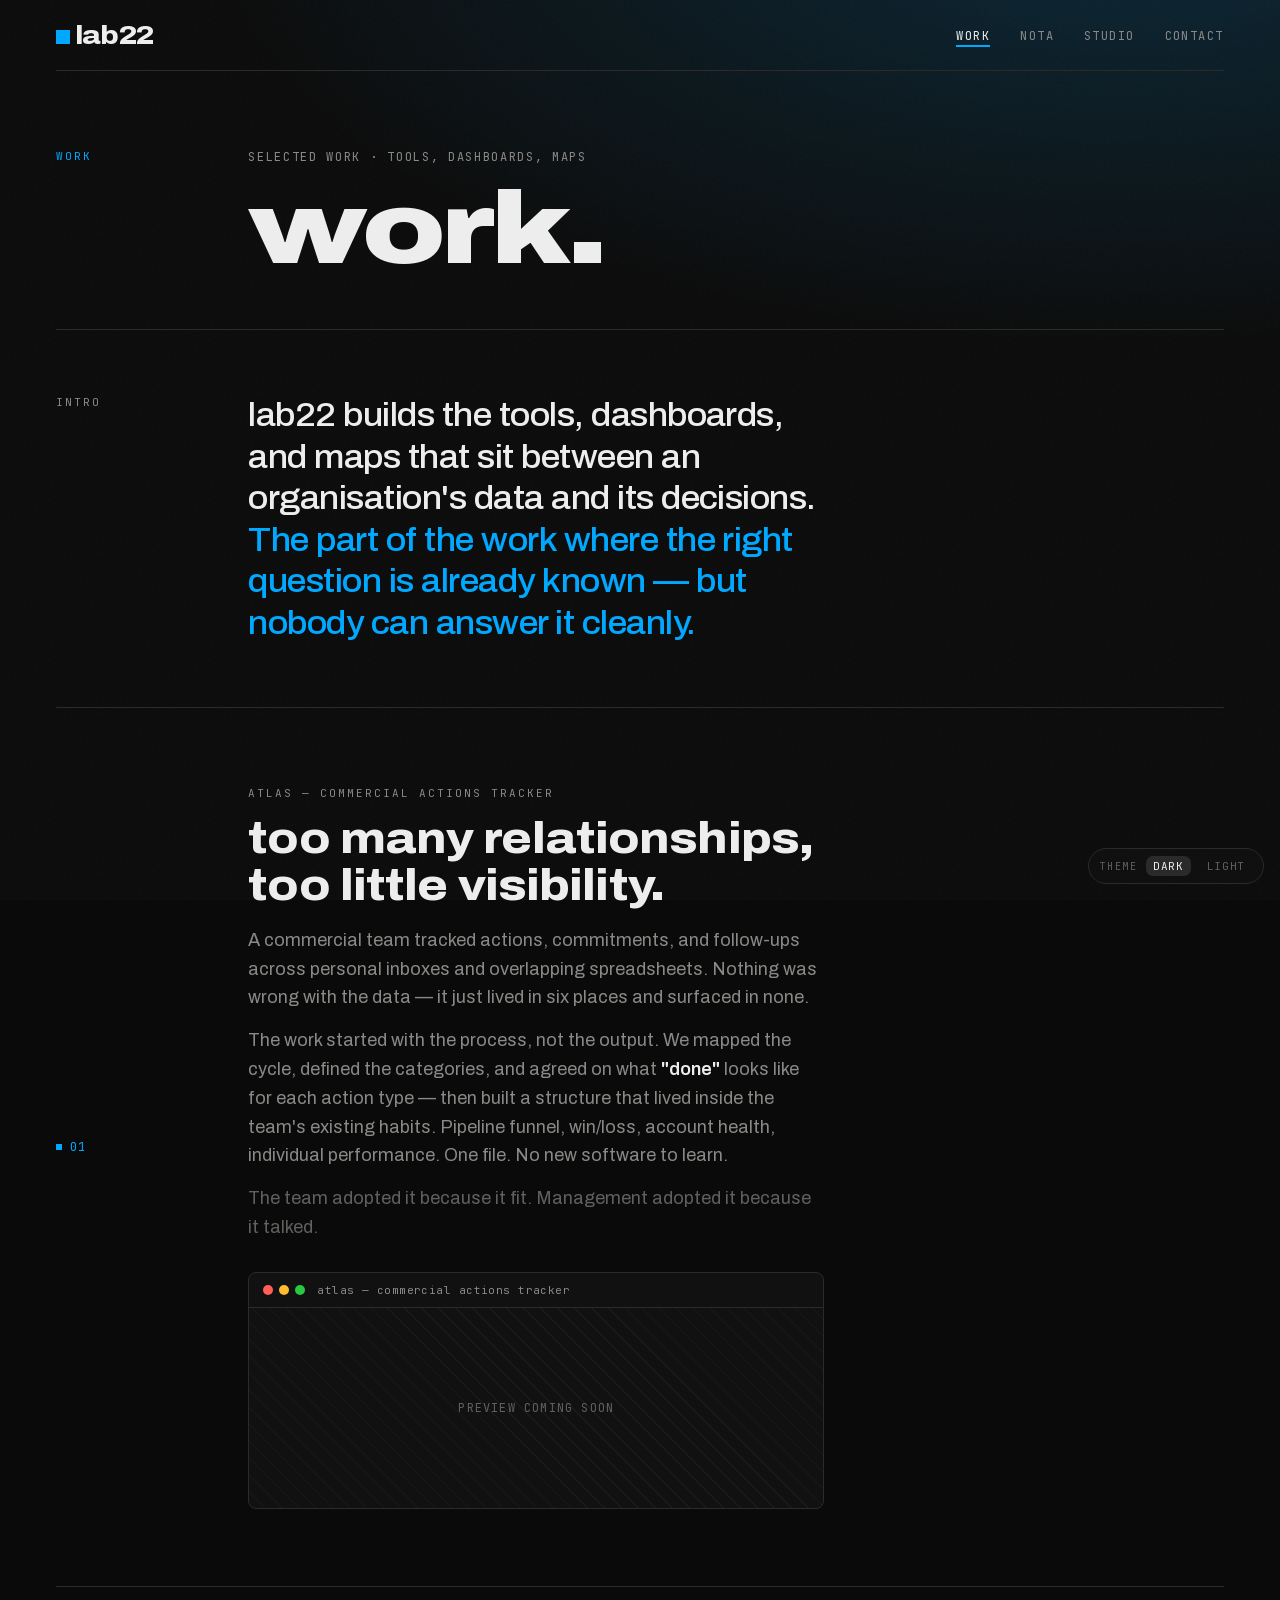
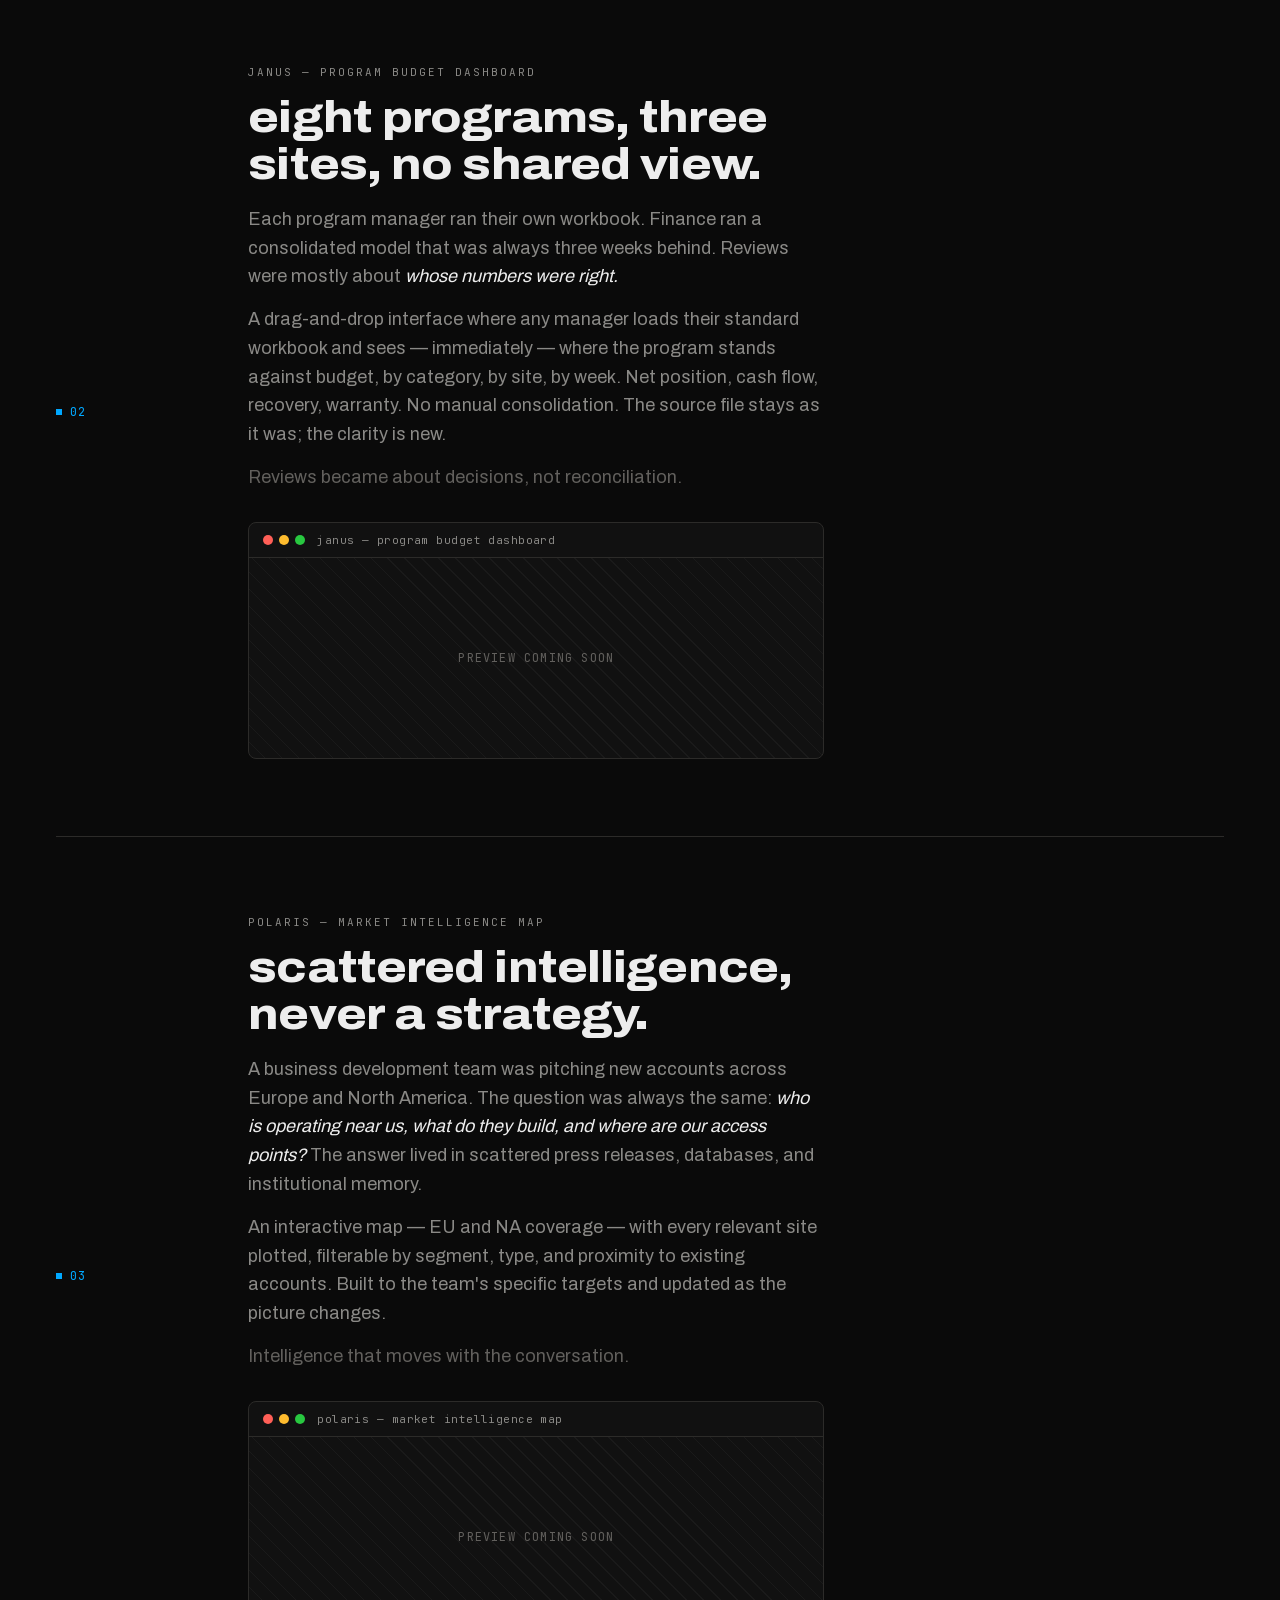
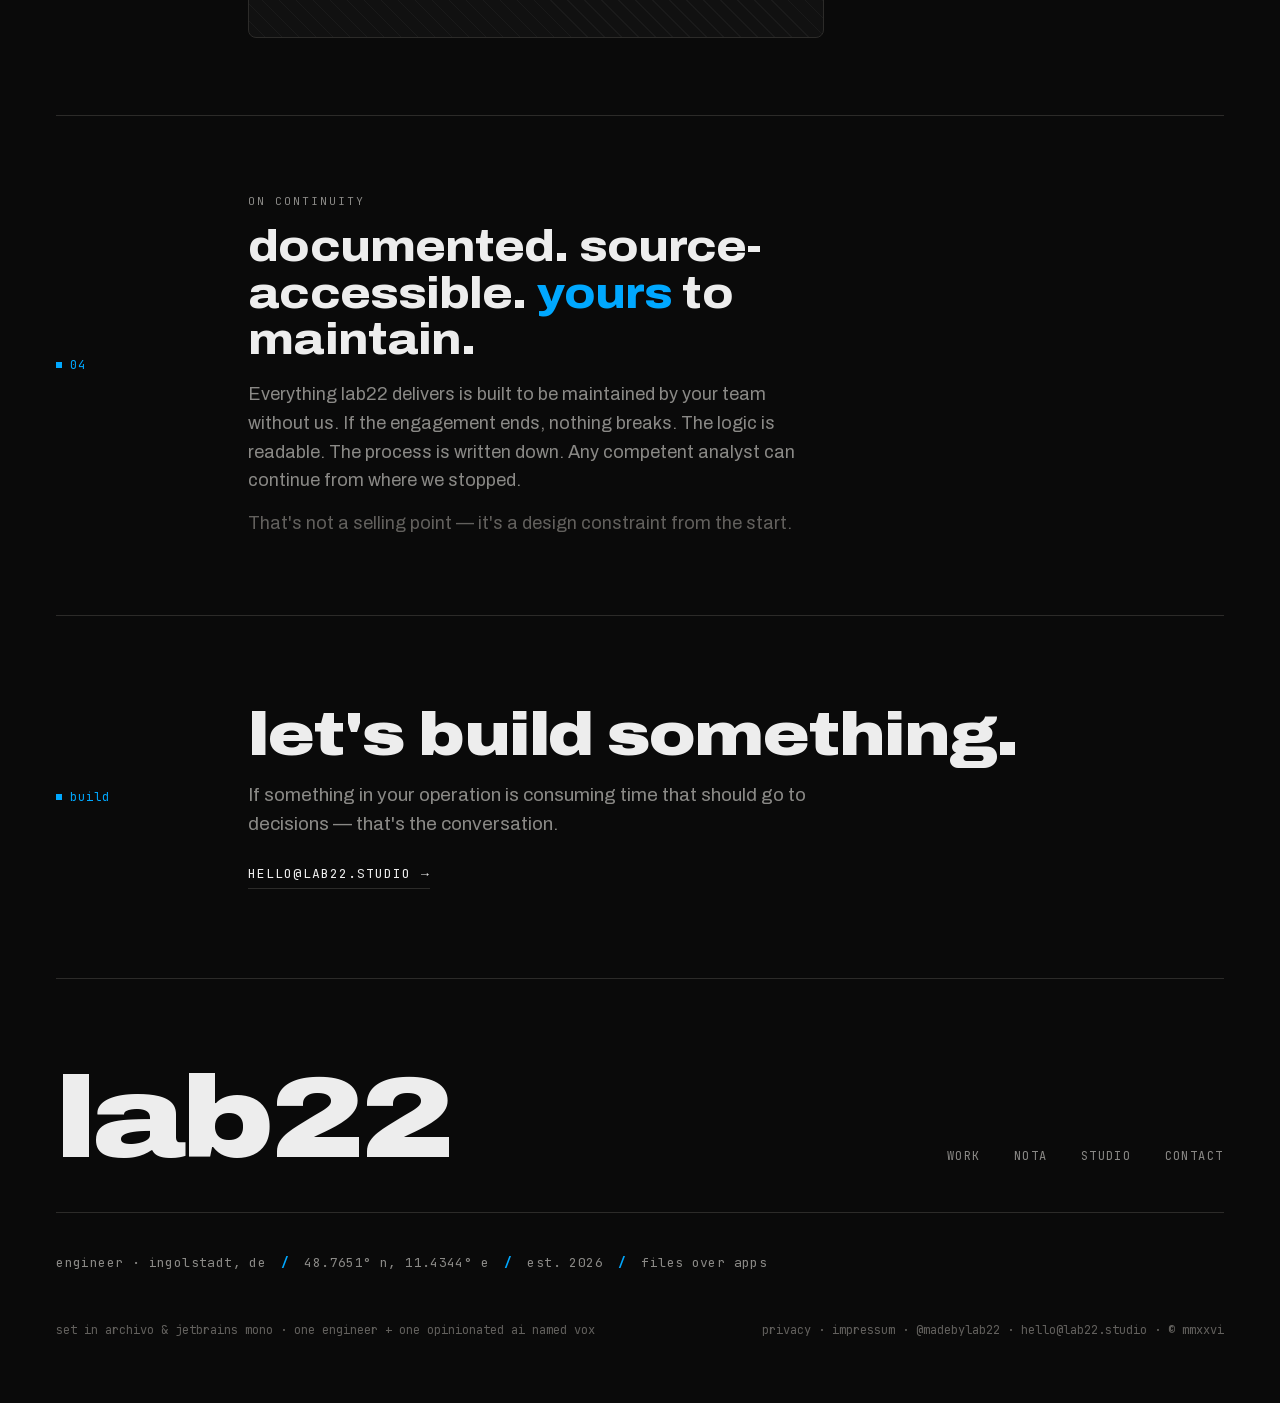
<file: work/index.html>
<!doctype html>
<html lang="en" data-theme="dark">
<head>
<meta charset="utf-8" />
<meta name="viewport" content="width=device-width, initial-scale=1" />
<title>work — lab22</title>
<meta name="description" content="selected work — the tools, dashboards, and maps lab22 has built." />
<meta property="og:type" content="website" />
<meta property="og:site_name" content="lab22" />
<meta property="og:title" content="work — lab22" />
<meta property="og:description" content="selected work — the tools, dashboards, and maps lab22 has built." />
<meta property="og:url" content="https://lab22.studio/work/" />
<meta property="og:image" content="https://lab22.studio/og-lab22.jpg" />
<meta name="twitter:card" content="summary_large_image" />
<meta name="twitter:title" content="work — lab22" />
<meta name="twitter:description" content="selected work — the tools, dashboards, and maps lab22 has built." />
<meta name="twitter:image" content="https://lab22.studio/og-lab22.jpg" />
<link rel="stylesheet" href="../styles.css" />
<link rel="icon" href="/favicon.svg" type="image/svg+xml" />
<link rel="icon" href="/favicon.ico" sizes="any" />
<link rel="apple-touch-icon" href="/apple-touch-icon.png" />
</head>
<body>
  <div class="wrap">

    <nav class="nav reveal d1" aria-label="primary">
      <a class="brand" href="../" aria-label="lab22 home">
        <span class="mark-sq" aria-hidden="true"></span>
        <span class="wordmark">lab22</span>
      </a>
      <ul>
        <li><a class="is-active" href="./" aria-current="page">work</a></li>
        <li><a href="../nota/">nota</a></li>
        <li><a href="../studio/">studio</a></li>
        <li><a href="../contact/">contact</a></li>
      </ul>
    </nav>

    <header class="page-head">
      <div class="marker">work</div>
      <div>
        <p class="kicker">selected work · tools, dashboards, maps</p>
        <h1 class="title">work.</h1>
      </div>
    </header>

    <div class="lead-row">
      <div class="marker">intro</div>
      <p class="lead">
        lab22 builds the tools, dashboards, and maps that sit between an organisation's data and its decisions.
        <em>The part of the work where the right question is already known — but nobody can answer it cleanly.</em>
      </p>
    </div>

    <section class="section">
      <div class="marker"><span class="dot"></span>01</div>
      <div class="body">
        <span class="label">atlas — commercial actions tracker</span>
        <h2 class="h">too many relationships, too little visibility.</h2>
        <p>A commercial team tracked actions, commitments, and follow-ups across personal inboxes and overlapping spreadsheets. Nothing was wrong with the data — it just lived in six places and surfaced in none.</p>
        <p>The work started with the process, not the output. We mapped the cycle, defined the categories, and agreed on what <strong>"done"</strong> looks like for each action type — then built a structure that lived inside the team's existing habits. Pipeline funnel, win/loss, account health, individual performance. One file. No new software to learn.</p>
        <p class="quiet">The team adopted it because it fit. Management adopted it because it talked.</p>
        <figure class="artifact">
          <div class="titlebar"><span class="dots"><span class="dot r"></span><span class="dot y"></span><span class="dot g"></span></span><span class="filename">atlas — commercial actions tracker</span></div>
          <div class="viewport"><span class="placeholder-msg">preview coming soon</span></div>
        </figure>
      </div>
    </section>

    <section class="section">
      <div class="marker"><span class="dot"></span>02</div>
      <div class="body">
        <span class="label">janus — program budget dashboard</span>
        <h2 class="h">eight programs, three sites, no shared view.</h2>
        <p>Each program manager ran their own workbook. Finance ran a consolidated model that was always three weeks behind. Reviews were mostly about <em>whose numbers were right.</em></p>
        <p>A drag-and-drop interface where any manager loads their standard workbook and sees — immediately — where the program stands against budget, by category, by site, by week. Net position, cash flow, recovery, warranty. No manual consolidation. The source file stays as it was; the clarity is new.</p>
        <p class="quiet">Reviews became about decisions, not reconciliation.</p>
        <figure class="artifact">
          <div class="titlebar"><span class="dots"><span class="dot r"></span><span class="dot y"></span><span class="dot g"></span></span><span class="filename">janus — program budget dashboard</span></div>
          <div class="viewport"><span class="placeholder-msg">preview coming soon</span></div>
        </figure>
      </div>
    </section>

    <section class="section">
      <div class="marker"><span class="dot"></span>03</div>
      <div class="body">
        <span class="label">polaris — market intelligence map</span>
        <h2 class="h">scattered intelligence, never a strategy.</h2>
        <p>A business development team was pitching new accounts across Europe and North America. The question was always the same: <em>who is operating near us, what do they build, and where are our access points?</em> The answer lived in scattered press releases, databases, and institutional memory.</p>
        <p>An interactive map — EU and NA coverage — with every relevant site plotted, filterable by segment, type, and proximity to existing accounts. Built to the team's specific targets and updated as the picture changes.</p>
        <p class="quiet">Intelligence that moves with the conversation.</p>
        <figure class="artifact">
          <div class="titlebar"><span class="dots"><span class="dot r"></span><span class="dot y"></span><span class="dot g"></span></span><span class="filename">polaris — market intelligence map</span></div>
          <div class="viewport"><span class="placeholder-msg">preview coming soon</span></div>
        </figure>
      </div>
    </section>

    <section class="section">
      <div class="marker"><span class="dot"></span>04</div>
      <div class="body">
        <span class="label">on continuity</span>
        <h2 class="h">documented. source-accessible. <span class="em">yours</span> to maintain.</h2>
        <p>Everything lab22 delivers is built to be maintained by your team without us. If the engagement ends, nothing breaks. The logic is readable. The process is written down. Any competent analyst can continue from where we stopped.</p>
        <p class="quiet">That's not a selling point — it's a design constraint from the start.</p>
      </div>
    </section>

    <section class="end-cta">
      <div class="marker"><span class="dot"></span>build</div>
      <div>
        <h2 class="h">let's build something.</h2>
        <p>If something in your operation is consuming time that should go to decisions — that's the conversation.</p>
        <a class="email" href="mailto:hello@lab22.studio">hello@lab22.studio <span class="arrow">→</span></a>
      </div>
    </section>

    <footer class="banner">
      <div class="banner-top">
        <a class="banner-mark" href="../" aria-label="lab22">lab22</a>
        <nav class="banner-nav" aria-label="footer">
          <a href="./">work</a>
          <a href="../nota/">nota</a>
          <a href="../studio/">studio</a>
          <a href="../contact/">contact</a>
        </nav>
      </div>
      <div class="banner-meta">
        <span>engineer · ingolstadt, de</span>
        <span class="sl">/</span>
        <span>48.7651° n, 11.4344° e</span>
        <span class="sl">/</span>
        <span>est. 2026</span>
        <span class="sl">/</span>
        <span>files over apps</span>
      </div>
      <div class="banner-foot">
        <span>set in archivo &amp; jetbrains mono · one engineer + one opinionated ai named vox</span>
        <span><a href="../privacy/">privacy</a> · <a href="../impressum/">impressum</a> · <a href="https://instagram.com/madebylab22" rel="me noopener" target="_blank">@madebylab22</a> · <a href="mailto:hello@lab22.studio">hello@lab22.studio</a> · ©︎ mmxxvi</span>
      </div>
    </footer>

  </div>

  <div class="audit" role="group" aria-label="theme">
    <span class="lab">theme</span>
    <button class="seg" data-theme="dark" aria-pressed="true">dark</button>
    <button class="seg" data-theme="light" aria-pressed="false">light</button>
  </div>

  <script src="../script.js"></script>
</body>
</html>
</file>
<file: styles.css>
/* lab22.studio — engineered studio · Direction A
   Archivo (display) + JetBrains Mono (meta) · single blue signature #00A8FF
   dark = accent as text · light = accent as fills. Built 2026-06-14. */

/* self-hosted fonts — no third-party CDN, so no visitor IP is sent to Google (GDPR).
   Both are variable woff2, latin subset (covers EN + DE). Added 2026-06-25. */
@font-face{font-family:"Archivo";font-style:normal;font-weight:300 900;font-stretch:62% 125%;font-display:swap;src:url("fonts/archivo-latin.woff2") format("woff2")}
@font-face{font-family:"JetBrains Mono";font-style:normal;font-weight:400 700;font-display:swap;src:url("fonts/jetbrains-mono-latin.woff2") format("woff2")}

:root{
  /* ---- dark (default) · accent = blue (single signature) ---- */
  --bg:#0a0a0a;
  --bg-elev:#111111;
  --ink:#ededed;
  --ink-dim:oklch(0.63 0.004 80);
  --ink-faint:oklch(0.49 0.006 90);
  --rule:oklch(0.29 0.004 80);
  --rule-soft:oklch(0.22 0.004 80);
  --neon:#00a8ff;
  --chip-ink:#04121d;
  --bloom-blend:screen;
  --bloom:30%;
  --bloom-op:.6;
  --grain-blend:normal;
  --grain-op:.045;
  --gut:clamp(20px,4.4vw,64px);
  --maxw:1320px;
  --rail:clamp(120px,12vw,180px);
}
:root[data-theme="light"]{
  /* ---- light: toned studio paper (warmer than white; cooler than nota cream) ---- */
  --bg:#e8e4d7;
  --bg-elev:#f1ede1;
  --ink:#14130f;
  --ink-dim:oklch(0.46 0.006 95);
  --ink-faint:oklch(0.66 0.007 95);
  --rule:oklch(0.86 0.006 95);
  --rule-soft:oklch(0.91 0.005 95);
  --chip-ink:#04121d;
  --bloom-blend:normal;
  --bloom:18%;
  --bloom-op:.4;
  --grain-blend:multiply;
  --grain-op:.05;
}
*{box-sizing:border-box;margin:0;padding:0}
html{-webkit-text-size-adjust:100%;scroll-behavior:smooth}
body{
  background:var(--bg);color:var(--ink);
  font-family:"Archivo",system-ui,sans-serif;font-weight:400;line-height:1.5;
  -webkit-font-smoothing:antialiased;text-rendering:optimizeLegibility;overflow-x:hidden;
  transition:background .35s ease,color .35s ease;
}
body::before{
  content:"";position:fixed;inset:0;z-index:0;pointer-events:none;
  background:radial-gradient(120vw 80vh at 88% -10%, color-mix(in srgb,var(--neon) var(--bloom), transparent), transparent 60%);
  mix-blend-mode:var(--bloom-blend);opacity:var(--bloom-op);transition:background .4s ease,opacity .35s ease;
}
body::after{
  content:"";position:fixed;inset:0;z-index:1;pointer-events:none;opacity:var(--grain-op);mix-blend-mode:var(--grain-blend);
  background-image:url("data:image/svg+xml,%3Csvg xmlns='http://www.w3.org/2000/svg' width='160' height='160'%3E%3Cfilter id='n'%3E%3CfeTurbulence type='fractalNoise' baseFrequency='0.9' numOctaves='2'/%3E%3C/filter%3E%3Crect width='100%25' height='100%25' filter='url(%23n)'/%3E%3C/svg%3E");
}
.wrap{position:relative;z-index:2;max-width:var(--maxw);margin:0 auto;padding:0 var(--gut)}
a{color:inherit;text-decoration:none}
.mono{font-family:"JetBrains Mono",monospace}
.label{font-family:"JetBrains Mono",monospace;font-size:11px;letter-spacing:.18em;text-transform:uppercase;color:var(--ink-dim)}
.chip{color:var(--chip-ink);background:var(--neon);border-radius:4px;padding:1px 7px;-webkit-box-decoration-break:clone;box-decoration-break:clone}

/* nav */
.nav{display:flex;align-items:center;justify-content:space-between;padding:22px 0;border-bottom:1px solid var(--rule)}
/* ■ lab22 lockup — canonical standard: solid CSS box, x-height, bottom edge on the baseline; gap .20em; neon on both themes */
.brand{display:flex;align-items:baseline;gap:.20em;font-size:26px}
.mark-sq{display:inline-block;width:.52em;height:.52em;background:var(--neon);flex:none}
.wordmark{font-weight:800;font-stretch:115%;font-size:1em;letter-spacing:-.03em;line-height:1}
.nav ul{display:flex;gap:clamp(14px,2.4vw,30px);list-style:none}
.nav ul a{font-family:"JetBrains Mono",monospace;font-size:12px;letter-spacing:.12em;text-transform:uppercase;color:var(--ink-dim);position:relative;padding-bottom:3px}
.nav ul a::after{content:"";position:absolute;left:0;bottom:0;width:0;height:2px;background:var(--neon);transition:width .22s ease}
.nav ul a:hover{color:var(--ink)}
.nav ul a:hover::after{width:100%}
.nav ul a.is-active{color:var(--ink)}
.nav ul a.is-active::after{width:100%}

/* hero (home) */
.hero{padding:clamp(30px,4.6vw,58px) 0 clamp(28px,3.6vw,50px);border-bottom:1px solid var(--rule)}
.hero .over{display:flex;gap:14px;align-items:baseline;margin-bottom:clamp(16px,2.4vw,28px)}
.hero .over .idx{color:var(--neon)}
.display{font-weight:900;font-stretch:125%;line-height:.98;letter-spacing:-.025em;font-size:clamp(30px,5.6vw,80px);text-transform:lowercase}
.display .soft{color:var(--ink)}
.lede-line{margin-top:clamp(16px,2.4vw,26px);font-size:clamp(16px,1.9vw,22px);font-weight:500;font-stretch:106%;letter-spacing:-.01em;max-width:34ch;color:var(--ink)}
.lede-line .soft{color:var(--ink-faint)}
.principles{margin-top:clamp(14px,1.8vw,22px);display:flex;flex-wrap:wrap;gap:10px 0;font-family:"JetBrains Mono",monospace;font-size:clamp(12px,1.4vw,15px);color:var(--ink-dim)}
.principles span{display:inline-flex;align-items:center}
.principles span:not(:last-child)::after{content:"+";margin:0 14px;color:var(--neon);font-weight:700}
.principles b{color:var(--ink);font-weight:500}

/* practice rows (home) */
.row{display:grid;grid-template-columns:var(--rail) 1fr;gap:clamp(18px,3vw,48px);padding:clamp(48px,7vw,90px) 0;border-bottom:1px solid var(--rule)}
.row .rail{display:flex;flex-direction:column;gap:8px;align-items:flex-start}
.row .num{font-family:"JetBrains Mono",monospace;font-size:12px;color:var(--neon);letter-spacing:.08em}
.h-lg{font-weight:800;font-stretch:118%;line-height:1.0;letter-spacing:-.02em;font-size:clamp(30px,5.4vw,68px);text-transform:lowercase}
.h-lg .em{color:var(--neon)}
.subline{margin-top:18px;color:var(--ink-dim);font-size:clamp(15px,1.7vw,18px)}
.cta,.link,.email{display:inline-flex;align-items:center;gap:10px;margin-top:26px;font-family:"JetBrains Mono",monospace;font-size:13px;letter-spacing:.08em;text-transform:uppercase}
.cta{color:var(--neon)}
.link,.email{color:var(--ink);border-bottom:1px solid var(--rule);padding-bottom:4px;transition:border-color .2s}
.link:hover,.email:hover{border-color:var(--neon)}
.arrow{transition:transform .2s ease}
.cta:hover .arrow,.link:hover .arrow,.email:hover .arrow{transform:translateX(5px)}
.row .copy{font-size:clamp(22px,3.4vw,40px);font-weight:500;font-stretch:108%;line-height:1.18;letter-spacing:-.01em;max-width:18ch}
.row .copy .soft{color:var(--ink-faint)}
.place{color:var(--neon)}
/* home work-row: big headline doubles as the link to contact */
.row-link{display:inline-block}
.row-link .arrow{font-size:.42em;vertical-align:.18em}
.row-link:hover .arrow{transform:translateX(5px)}

/* ---------- inner-page components ---------- */
.page-head{display:grid;grid-template-columns:var(--rail) 1fr;gap:clamp(18px,3vw,48px);padding:clamp(40px,6vw,80px) 0 clamp(30px,4vw,52px);border-bottom:1px solid var(--rule)}
.page-head .marker{font-family:"JetBrains Mono",monospace;font-size:11px;letter-spacing:.18em;text-transform:uppercase;color:var(--neon)}
.kicker{font-family:"JetBrains Mono",monospace;font-size:12px;letter-spacing:.14em;text-transform:uppercase;color:var(--ink-dim);margin-bottom:14px}
.title{font-weight:900;font-stretch:125%;line-height:.96;letter-spacing:-.03em;font-size:clamp(40px,8vw,104px);text-transform:lowercase}
.title .em{color:var(--neon)}
:root[data-theme="light"] .title .em{color:var(--chip-ink);background:var(--neon);border-radius:6px;padding:0 .1em;-webkit-box-decoration-break:clone;box-decoration-break:clone}

.section{display:grid;grid-template-columns:var(--rail) 1fr;gap:clamp(18px,3vw,48px);padding:clamp(40px,6vw,80px) 0;border-bottom:1px solid var(--rule)}
.section .marker{display:flex;align-items:center;gap:8px;font-family:"JetBrains Mono",monospace;font-size:12px;letter-spacing:.08em;color:var(--neon)}
.section .marker .dot{width:6px;height:6px;background:var(--neon);display:inline-block}
.section .body{max-width:64ch}
.section .body .label{display:block;margin-bottom:14px}
.section .h{font-weight:800;font-stretch:112%;line-height:1.05;letter-spacing:-.02em;font-size:clamp(24px,3.6vw,44px);text-transform:lowercase;margin-bottom:18px}
.section .h .em{color:var(--neon)}
.section .body p{color:var(--ink-dim);font-size:clamp(15px,1.5vw,18px);line-height:1.6;margin-top:14px;max-width:60ch}
.section .body p strong{color:var(--ink);font-weight:600}
.section .body p em{font-style:italic;color:var(--ink)}
.section .body p.quiet{color:var(--ink-faint)}
.section .body p code{font-family:"JetBrains Mono",monospace;font-size:.92em;color:var(--ink)}
.section .body p a{color:var(--neon);border-bottom:1px solid var(--rule);transition:border-color .2s}
.section .body p a:hover{border-color:var(--neon)}

/* nota screenshots — framed hero strip (nota page) */
.shots{padding:clamp(44px,6vw,86px) 0;border-bottom:1px solid var(--rule);overflow:hidden}
.shots-head{display:grid;grid-template-columns:var(--rail) 1fr;gap:clamp(18px,3vw,48px);margin-bottom:clamp(34px,4.5vw,60px)}
.shots-head .label{align-self:start}
.shots-h{font-weight:800;font-stretch:112%;line-height:1.05;letter-spacing:-.02em;font-size:clamp(24px,3.6vw,44px);text-transform:lowercase}
.shots-h .em{color:var(--neon)}
:root[data-theme="light"] .shots-h .em{color:var(--chip-ink);background:var(--neon);border-radius:6px;padding:0 .1em;-webkit-box-decoration-break:clone;box-decoration-break:clone}
.strip{display:flex;justify-content:center;align-items:flex-end;gap:clamp(14px,2.6vw,38px);flex-wrap:wrap}
.phone{margin:0;display:flex;flex-direction:column;align-items:center;gap:16px;width:clamp(178px,19vw,232px)}
.phone.raise{margin-bottom:clamp(22px,3.4vw,52px)}
.device{width:100%;background:#0b0b0c;border-radius:34px;padding:7px;box-shadow:0 36px 70px -26px rgba(0,0,0,.78),0 0 0 1px rgba(255,255,255,.06);border:1px solid rgba(255,255,255,.05)}
.device img{display:block;width:100%;height:auto;border-radius:27px}
.phone figcaption{font-family:"JetBrains Mono",monospace;font-size:11px;letter-spacing:.14em;text-transform:uppercase;color:var(--ink-faint)}
.phone figcaption b{color:var(--neon);font-weight:500}
@media(max-width:760px){.shots-head{grid-template-columns:1fr}.phone.raise{margin-bottom:0}.phone{width:clamp(150px,42vw,220px)}}

.lead-row{display:grid;grid-template-columns:var(--rail) 1fr;gap:clamp(18px,3vw,48px);padding:clamp(34px,5vw,64px) 0;border-bottom:1px solid var(--rule)}
.lead-row .marker{font-family:"JetBrains Mono",monospace;font-size:11px;letter-spacing:.18em;text-transform:uppercase;color:var(--ink-dim)}
.lead{font-size:clamp(20px,3vw,34px);font-weight:500;font-stretch:106%;line-height:1.22;letter-spacing:-.015em;max-width:26ch}
.lead em{font-style:normal;color:var(--neon)}
:root[data-theme="light"] .lead em{color:var(--chip-ink);background:var(--neon);border-radius:5px;padding:0 .12em;-webkit-box-decoration-break:clone;box-decoration-break:clone}

.solo-body{display:grid;grid-template-columns:var(--rail) 1fr;gap:clamp(18px,3vw,48px);padding:clamp(40px,6vw,72px) 0;border-bottom:1px solid var(--rule)}
.solo-body .marker{display:flex;align-items:center;gap:8px;font-family:"JetBrains Mono",monospace;font-size:12px;letter-spacing:.08em;color:var(--neon)}
.solo-body .marker .dot{width:6px;height:6px;background:var(--neon);display:inline-block}
.solo-body p{font-size:clamp(17px,1.9vw,22px);line-height:1.6;color:var(--ink);max-width:64ch;font-weight:400}
.solo-body p+p{margin-top:1.1em}
.solo-body p em{font-style:italic}
.solo-body p code{font-family:"JetBrains Mono",monospace;font-size:.9em;color:var(--ink-dim)}
.solo-body p a{color:var(--neon);border-bottom:1px solid var(--rule);transition:border-color .2s}
.solo-body p a:hover{border-color:var(--neon)}
.solo-body .big-email{font-weight:800;font-stretch:118%;font-size:clamp(30px,6vw,72px);letter-spacing:-.03em;line-height:1}
.solo-body .big-email:hover{color:var(--neon)}

.end-cta{display:grid;grid-template-columns:var(--rail) 1fr;gap:clamp(18px,3vw,48px);padding:clamp(48px,7vw,96px) 0;border-bottom:1px solid var(--rule)}
.end-cta .marker{display:flex;align-items:center;gap:8px;font-family:"JetBrains Mono",monospace;font-size:12px;letter-spacing:.08em;color:var(--neon)}
.end-cta .marker .dot{width:6px;height:6px;background:var(--neon);display:inline-block}
.end-cta .h{font-weight:900;font-stretch:120%;font-size:clamp(28px,5vw,60px);letter-spacing:-.025em;text-transform:lowercase;line-height:1}
.end-cta p{color:var(--ink-dim);margin-top:16px;font-size:clamp(15px,1.7vw,19px);max-width:52ch}
.end-cta p em{color:var(--ink);font-style:italic}

.artifact{margin-top:30px;border:1px solid var(--rule);border-radius:8px;overflow:hidden;background:var(--bg-elev)}
.artifact .titlebar{display:flex;align-items:center;gap:12px;padding:9px 14px;border-bottom:1px solid var(--rule)}
.artifact .dots{display:flex;gap:6px}
.artifact .dots .dot{width:10px;height:10px;border-radius:50%}
.artifact .dots .r{background:#ff5f57}.artifact .dots .y{background:#febc2e}.artifact .dots .g{background:#28c840}
.artifact .filename{font-family:"JetBrains Mono",monospace;font-size:11px;color:var(--ink-dim);letter-spacing:.04em}
.artifact .viewport{min-height:200px;display:flex;align-items:center;justify-content:center;
  background:repeating-linear-gradient(45deg,transparent,transparent 11px,color-mix(in srgb,var(--ink) 4%,transparent) 11px,color-mix(in srgb,var(--ink) 4%,transparent) 12px)}
.artifact .placeholder-msg{font-family:"JetBrains Mono",monospace;font-size:12px;letter-spacing:.1em;text-transform:uppercase;color:var(--ink-faint)}

/* ---------- banner footer ---------- */
.banner{padding:clamp(46px,7vw,96px) 0 clamp(40px,5vw,68px)}
.banner-top{display:flex;align-items:flex-end;justify-content:space-between;flex-wrap:wrap;gap:20px;padding-bottom:clamp(26px,3.6vw,44px);border-bottom:1px solid var(--rule)}
.banner-mark{font-weight:900;font-stretch:125%;font-size:clamp(44px,9vw,120px);letter-spacing:-.03em;line-height:.86}
.banner-nav{display:flex;gap:clamp(16px,2.6vw,34px)}
.banner-nav a{font-family:"JetBrains Mono",monospace;font-size:12px;letter-spacing:.12em;text-transform:uppercase;color:var(--ink-dim);padding-bottom:3px;position:relative}
.banner-nav a::after{content:"";position:absolute;left:0;bottom:0;width:0;height:2px;background:var(--neon);transition:width .22s}
.banner-nav a:hover{color:var(--ink)}
.banner-nav a:hover::after{width:100%}
.banner-meta{display:flex;flex-wrap:wrap;align-items:center;gap:9px 15px;margin-top:clamp(24px,3.4vw,40px);font-family:"JetBrains Mono",monospace;font-size:clamp(11px,1.25vw,13px);letter-spacing:.03em;color:var(--ink-dim)}
.banner-meta .sl{color:var(--neon);font-weight:700}
.banner-foot{display:flex;justify-content:space-between;flex-wrap:wrap;gap:12px;margin-top:clamp(28px,4vw,48px);font-family:"JetBrains Mono",monospace;font-size:12px;color:var(--ink-faint)}
.banner-foot a:hover{color:var(--neon)}

/* ---------- LIGHT-MODE accent treatment: blue survives as solid fills / darkened text ---------- */
:root[data-theme="light"] .hero .over .idx{color:var(--chip-ink);background:var(--neon);border-radius:4px;padding:1px 8px}
:root[data-theme="light"] .h-lg .em,
:root[data-theme="light"] .place{color:var(--chip-ink);background:var(--neon);border-radius:4px;padding:0 .14em;-webkit-box-decoration-break:clone;box-decoration-break:clone}
:root[data-theme="light"] .row .num{color:var(--chip-ink);background:var(--neon);border-radius:4px;padding:1px 7px}
:root[data-theme="light"] .cta{color:var(--chip-ink);background:var(--neon);border-radius:999px;padding:9px 15px;margin-top:24px}
:root[data-theme="light"] .principles span:not(:last-child)::after{color:var(--ink-faint)}
:root[data-theme="light"] .nav ul a::after,
:root[data-theme="light"] .banner-nav a::after{background:var(--ink)}
:root[data-theme="light"] .link:hover,
:root[data-theme="light"] .email:hover{border-color:var(--ink)}
:root[data-theme="light"] .banner-foot a:hover{color:var(--ink)}
:root[data-theme="light"] .section .marker,:root[data-theme="light"] .solo-body .marker,:root[data-theme="light"] .end-cta .marker,:root[data-theme="light"] .page-head .marker,:root[data-theme="light"] .section .marker .dot,:root[data-theme="light"] .solo-body .marker .dot,:root[data-theme="light"] .end-cta .marker .dot{color:color-mix(in srgb,var(--neon) 72%,#000)}
:root[data-theme="light"] .section .h .em,:root[data-theme="light"] .section .body p a,:root[data-theme="light"] .solo-body p a,:root[data-theme="light"] .row .num{color:color-mix(in srgb,var(--neon) 70%,#000)}

/* ---------- control bar: theme + accent ---------- */
.audit{position:fixed;right:16px;bottom:16px;z-index:20;display:flex;align-items:center;gap:9px;
  background:color-mix(in srgb,var(--bg-elev) 84%, transparent);backdrop-filter:blur(9px);
  border:1px solid var(--rule);border-radius:999px;padding:7px 11px;transition:background .35s,border-color .35s}
.audit .lab{font-family:"JetBrains Mono",monospace;font-size:10px;letter-spacing:.14em;text-transform:uppercase;color:var(--ink-faint)}
.audit .seg{font-family:"JetBrains Mono",monospace;font-size:11px;letter-spacing:.06em;text-transform:uppercase;color:var(--ink-faint);background:none;border:0;cursor:pointer;padding:3px 7px;border-radius:7px;transition:.18s}
.audit .seg[aria-pressed="true"]{color:var(--ink);background:color-mix(in srgb,var(--ink) 12%,transparent)}
.audit .seg:hover{color:var(--ink)}

@media (prefers-reduced-motion:no-preference){
  .reveal{opacity:0;transform:translateY(16px);animation:rise .9s cubic-bezier(.2,.7,.2,1) forwards}
  .d1{animation-delay:.05s}.d2{animation-delay:.16s}.d3{animation-delay:.28s}
  @keyframes rise{to{opacity:1;transform:none}}
}
@media (max-width:760px){
  .nav ul{gap:14px}
  .row,.page-head,.section,.lead-row,.solo-body,.end-cta{grid-template-columns:1fr;gap:14px}
  .row .rail{flex-direction:row;gap:14px;align-items:center}
  .audit .name,.audit .lab{display:none}
}
</file>
